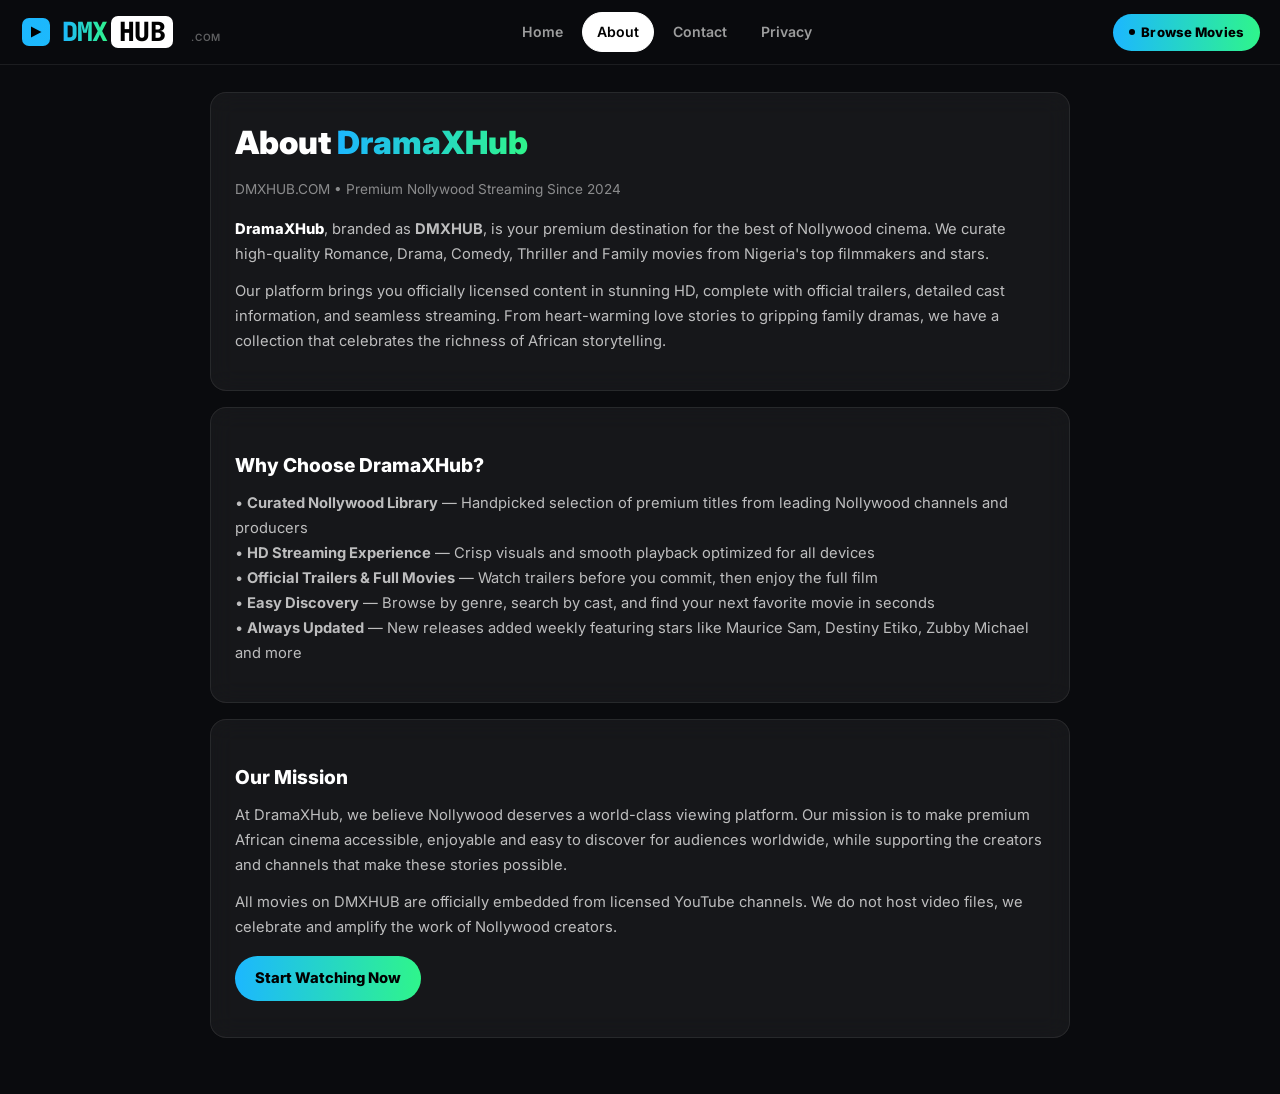
<file: about.html>
<!doctype html>
<html lang="en">
<head>
  <meta charset="UTF-8" />
  <meta name="viewport" content="width=device-width, initial-scale=1.0" />
  <title>About Us | DramaXHub - DMXHUB</title>
  <meta name="description" content="About DramaXHub (DMXHUB) - Your premium home for Nollywood movies. Learn about our mission to bring you the best in African cinema." />
  <link href="https://fonts.googleapis.com/css2?family=Inter:wght@400;500;600;700;800;900&family=JetBrains+Mono:wght@800&display=swap" rel="stylesheet">
  <link rel="stylesheet" href="./styles.css" />
  <style>
    .page-wrap{max-width:900px;margin:0 auto;padding:92px 20px 40px}
    .glass{background:rgba(255,255,255,0.05);border:1px solid rgba(255,255,255,0.08);border-radius:16px;padding:24px;margin-bottom:16px;backdrop-filter:blur(12px)}
    .glass h1{font-size:2rem;font-weight:900;margin-bottom:10px}
    .glass h2{font-size:1.2rem;font-weight:800;margin:18px 0 10px}
    .glass p{color:rgba(255,255,255,0.72);line-height:1.7;font-size:0.92rem;margin-bottom:12px}
    .glass a{color:#1cb7ff}
    label{display:block;font-size:0.8rem;color:rgba(255,255,255,0.6);margin:12px 0 6px;font-weight:600}
    input, textarea, select{width:100%;background:rgba(255,255,255,0.07);border:1px solid rgba(255,255,255,0.12);border-radius:10px;padding:12px 14px;color:#fff;outline:none;font-family:inherit;font-size:0.9rem}
    input:focus, textarea:focus, select:focus{border-color:rgba(28,183,255,0.4);background:rgba(255,255,255,0.1)}
    .btn-send{margin-top:16px;width:100%;background:linear-gradient(91deg,#1cb7ff,#2ff58b);color:#000;border:none;padding:12px;border-radius:999px;font-weight:800;cursor:pointer;transition:.15s}
    .btn-send:hover{transform:translateY(-1px)}
    @media(max-width:768px){.page-wrap{padding:80px 14px 30px}}
  </style>
</head>
<body>
<header class="mbx-header" id="mainHeader">
  <div class="mbx-header-inner">
    <a href="./index.html" class="mbx-logo">
      <span class="mbx-logo-icon"><svg width="28" height="28" viewBox="0 0 28 28" fill="none"><rect width="28" height="28" rx="7" fill="url(#g)"/><path d="M9 8.5L19.5 14L9 19.5V8.5Z" fill="black"/><defs><linearGradient id="g" x1="0" y1="0" x2="28" y2="28"><stop stop-color="#1cb7ff"/><stop offset="1" stop-color="#2ff58b"/></linearGradient></defs></svg></span>
      <span class="mbx-logo-text"><span class="logo-dmx">DMX</span><span class="logo-hub">HUB</span></span>
      <span class="logo-dotcom">.COM</span>
    </a>
    <nav class="mbx-nav">
      <a href="./index.html" class="nav-link">Home</a>
      <a href="./about.html" class="nav-link active">About</a>
      <a href="./contact.html" class="nav-link">Contact</a>
      <a href="./privacy.html" class="nav-link">Privacy</a>
    </nav>
    <div class="mbx-actions">
      <a href="./index.html" class="btn-premium"><span class="premium-dot"></span> Browse Movies</a>
      <button class="mbx-hamburger" id="hamburgerBtn" type="button"><span></span><span></span><span></span></button>
    </div>
  </div>
  <div class="mbx-drawer" id="mobileDrawer">
    <div class="drawer-inner">
      <a href="./index.html">🏠 Home</a>
      <a href="./about.html">ℹ️ About</a>
      <a href="./contact.html">✉️ Contact</a>
      <a href="./privacy.html">🔒 Privacy</a>
      <a href="./login.html">👤 Login</a>
    </div>
  </div>
</header>

<div class="page-wrap">
  <div class="glass">
    <h1>About <span style="background:linear-gradient(91deg,#1cb7ff,#2ff58b);-webkit-background-clip:text;-webkit-text-fill-color:transparent;background-clip:text;">DramaXHub</span></h1>
    <p style="color:rgba(255,255,255,0.5);font-size:0.85rem;margin-bottom:16px;">DMXHUB.COM • Premium Nollywood Streaming Since 2024</p>
    <p><span style="color:#fff;font-weight:800">DramaXHub</span>, branded as <b>DMXHUB</b>, is your premium destination for the best of Nollywood cinema. We curate high-quality Romance, Drama, Comedy, Thriller and Family movies from Nigeria's top filmmakers and stars.</p>
    <p>Our platform brings you officially licensed content in stunning HD, complete with official trailers, detailed cast information, and seamless streaming. From heart-warming love stories to gripping family dramas, we have a collection that celebrates the richness of African storytelling.</p>
  </div>
  <div class="glass">
    <h2>Why Choose DramaXHub?</h2>
    <p>• <b>Curated Nollywood Library</b> — Handpicked selection of premium titles from leading Nollywood channels and producers<br>
    • <b>HD Streaming Experience</b> — Crisp visuals and smooth playback optimized for all devices<br>
    • <b>Official Trailers & Full Movies</b> — Watch trailers before you commit, then enjoy the full film<br>
    • <b>Easy Discovery</b> — Browse by genre, search by cast, and find your next favorite movie in seconds<br>
    • <b>Always Updated</b> — New releases added weekly featuring stars like Maurice Sam, Destiny Etiko, Zubby Michael and more</p>
  </div>
  <div class="glass">
    <h2>Our Mission</h2>
    <p>At DramaXHub, we believe Nollywood deserves a world-class viewing platform. Our mission is to make premium African cinema accessible, enjoyable and easy to discover for audiences worldwide, while supporting the creators and channels that make these stories possible.</p>
    <p>All movies on DMXHUB are officially embedded from licensed YouTube channels. We do not host video files, we celebrate and amplify the work of Nollywood creators.</p>
    <p style="margin-top:16px"><a href="./index.html" style="background:linear-gradient(91deg,#1cb7ff,#2ff58b);color:#000;padding:10px 20px;border-radius:999px;font-weight:800;display:inline-block;text-decoration:none">Start Watching Now</a></p>
  </div>
</div>

<script>
const hb=document.getElementById('hamburgerBtn');const dr=document.getElementById('mobileDrawer');let o=false;
function td(){o=!o;dr.classList.toggle('open',o);hb.classList.toggle('open',o);document.body.style.overflow=o?'hidden':'';}
function cd(){o=false;dr.classList.remove('open');hb.classList.remove('open');document.body.style.overflow='';}
if(hb)hb.addEventListener('click',td);if(dr)dr.addEventListener('click',e=>{if(e.target===dr)cd();});
window.addEventListener('scroll',()=>{const h=document.getElementById('mainHeader'); if(window.scrollY>10) h.classList.add('scrolled'); else h.classList.remove('scrolled');});
</script>
</body>
</html>
</file>
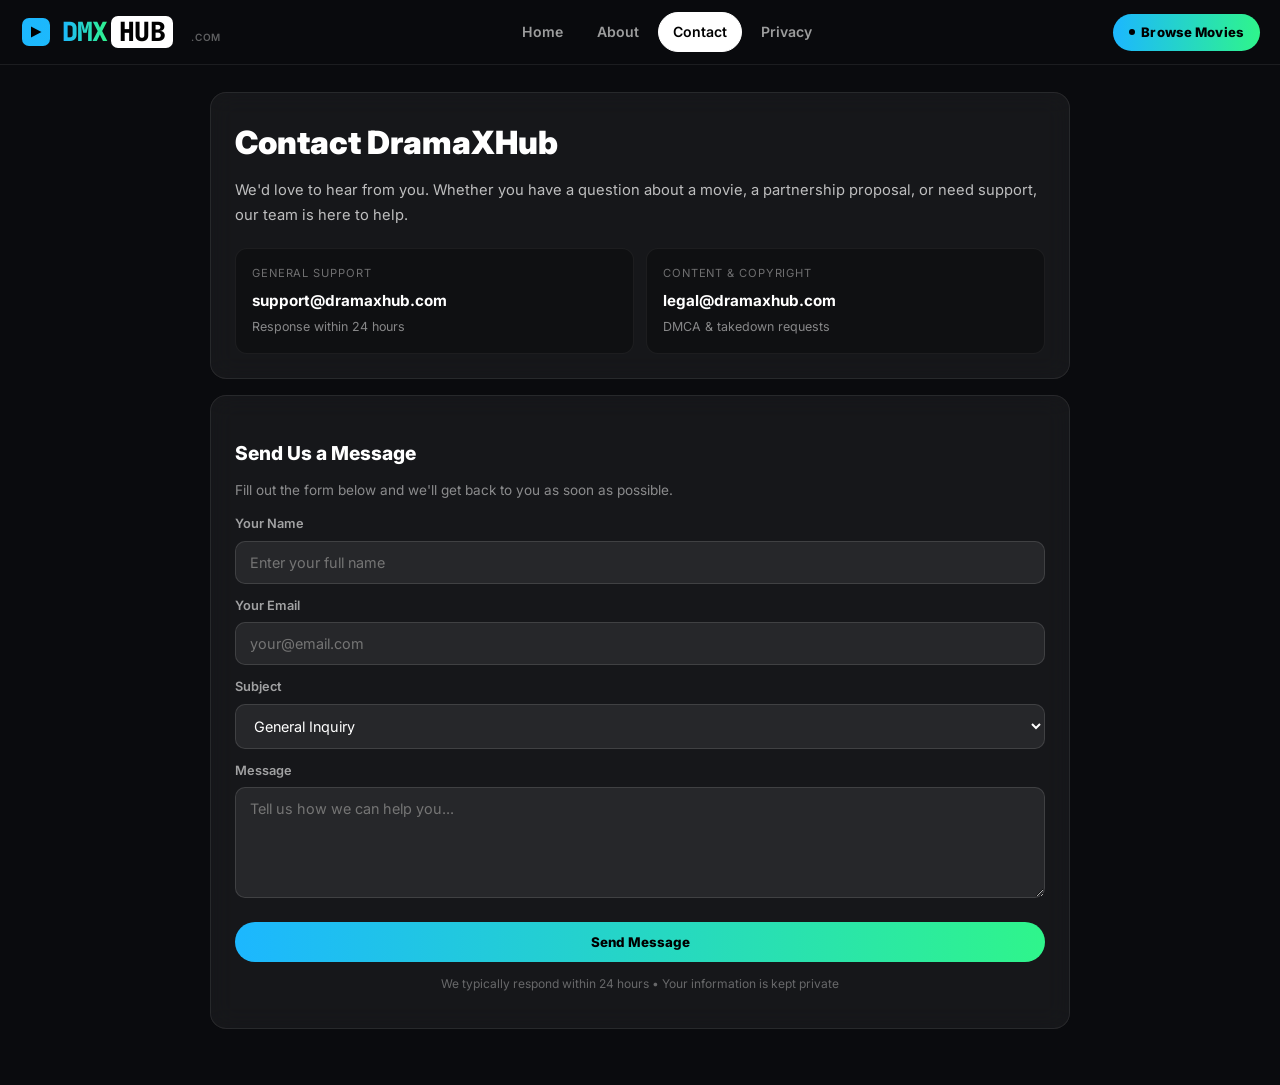
<file: contact.html>
<!doctype html>
<html lang="en">
<head>
  <meta charset="UTF-8" />
  <meta name="viewport" content="width=device-width, initial-scale=1.0" />
  <title>Contact Us | DramaXHub - DMXHUB</title>
  <meta name="description" content="Contact DramaXHub (DMXHUB) - Get in touch for support, partnerships, or content inquiries." />
  <link href="https://fonts.googleapis.com/css2?family=Inter:wght@400;500;600;700;800;900&family=JetBrains+Mono:wght@800&display=swap" rel="stylesheet">
  <link rel="stylesheet" href="./styles.css" />
  <style>
    .page-wrap{max-width:900px;margin:0 auto;padding:92px 20px 40px}
    .glass{background:rgba(255,255,255,0.05);border:1px solid rgba(255,255,255,0.08);border-radius:16px;padding:24px;margin-bottom:16px;backdrop-filter:blur(12px)}
    .glass h1{font-size:2rem;font-weight:900;margin-bottom:10px}
    .glass h2{font-size:1.2rem;font-weight:800;margin:18px 0 10px}
    .glass p{color:rgba(255,255,255,0.72);line-height:1.7;font-size:0.92rem;margin-bottom:10px}
    .glass a{color:#1cb7ff}
    label{display:block;font-size:0.8rem;color:rgba(255,255,255,0.6);margin:12px 0 6px;font-weight:600}
    input, textarea, select{width:100%;background:rgba(255,255,255,0.07);border:1px solid rgba(255,255,255,0.12);border-radius:10px;padding:12px 14px;color:#fff;outline:none;font-family:inherit;font-size:0.9rem}
    input:focus, textarea:focus, select:focus{border-color:rgba(28,183,255,0.4);background:rgba(255,255,255,0.1)}
    .btn-send{margin-top:16px;width:100%;background:linear-gradient(91deg,#1cb7ff,#2ff58b);color:#000;border:none;padding:12px;border-radius:999px;font-weight:800;cursor:pointer;transition:.15s}
    .btn-send:hover{transform:translateY(-1px)}
    @media(max-width:768px){.page-wrap{padding:80px 14px 30px}}
  </style>
</head>
<body>
<header class="mbx-header" id="mainHeader">
  <div class="mbx-header-inner">
    <a href="./index.html" class="mbx-logo">
      <span class="mbx-logo-icon"><svg width="28" height="28" viewBox="0 0 28 28" fill="none"><rect width="28" height="28" rx="7" fill="url(#g)"/><path d="M9 8.5L19.5 14L9 19.5V8.5Z" fill="black"/><defs><linearGradient id="g" x1="0" y1="0" x2="28" y2="28"><stop stop-color="#1cb7ff"/><stop offset="1" stop-color="#2ff58b"/></linearGradient></defs></svg></span>
      <span class="mbx-logo-text"><span class="logo-dmx">DMX</span><span class="logo-hub">HUB</span></span>
      <span class="logo-dotcom">.COM</span>
    </a>
    <nav class="mbx-nav">
      <a href="./index.html" class="nav-link">Home</a>
      <a href="./about.html" class="nav-link">About</a>
      <a href="./contact.html" class="nav-link active">Contact</a>
      <a href="./privacy.html" class="nav-link">Privacy</a>
    </nav>
    <div class="mbx-actions">
      <a href="./index.html" class="btn-premium"><span class="premium-dot"></span> Browse Movies</a>
      <button class="mbx-hamburger" id="hamburgerBtn" type="button"><span></span><span></span><span></span></button>
    </div>
  </div>
  <div class="mbx-drawer" id="mobileDrawer">
    <div class="drawer-inner">
      <a href="./index.html">🏠 Home</a>
      <a href="./about.html">ℹ️ About</a>
      <a href="./contact.html">✉️ Contact</a>
      <a href="./privacy.html">🔒 Privacy</a>
      <a href="./login.html">👤 Login</a>
    </div>
  </div>
</header>

<div class="page-wrap">
  <div class="glass">
    <h1>Contact DramaXHub</h1>
    <p>We'd love to hear from you. Whether you have a question about a movie, a partnership proposal, or need support, our team is here to help.</p>
    <div style="display:grid;grid-template-columns:1fr 1fr;gap:12px;margin-top:20px;">
      <div style="background:rgba(0,0,0,0.3);border-radius:12px;padding:16px;border:1px solid rgba(255,255,255,0.06)">
        <div style="font-size:0.7rem;color:rgba(255,255,255,0.4);text-transform:uppercase;letter-spacing:.08em;">General Support</div>
        <div style="font-weight:700;margin-top:6px;font-size:0.95rem">support@dramaxhub.com</div>
        <div style="font-size:0.78rem;color:rgba(255,255,255,0.5);margin-top:4px">Response within 24 hours</div>
      </div>
      <div style="background:rgba(0,0,0,0.3);border-radius:12px;padding:16px;border:1px solid rgba(255,255,255,0.06)">
        <div style="font-size:0.7rem;color:rgba(255,255,255,0.4);text-transform:uppercase;letter-spacing:.08em;">Content & Copyright</div>
        <div style="font-weight:700;margin-top:6px;font-size:0.95rem">legal@dramaxhub.com</div>
        <div style="font-size:0.78rem;color:rgba(255,255,255,0.5);margin-top:4px">DMCA & takedown requests</div>
      </div>
    </div>
  </div>
  <div class="glass">
    <h2>Send Us a Message</h2>
    <p style="font-size:0.85rem;color:rgba(255,255,255,0.5)">Fill out the form below and we'll get back to you as soon as possible.</p>
    <form onsubmit="event.preventDefault(); alert('Thank you! Your message has been received. Our team will respond within 24 hours.');">
      <label>Your Name</label><input type="text" placeholder="Enter your full name" required />
      <label>Your Email</label><input type="email" placeholder="your@email.com" required />
      <label>Subject</label>
      <select><option>General Inquiry</option><option>Movie Request</option><option>Report an Issue</option><option>Partnership Opportunity</option><option>Copyright Concern</option><option>Other</option></select>
      <label>Message</label><textarea rows="5" placeholder="Tell us how we can help you..." required></textarea>
      <button class="btn-send" type="submit">Send Message</button>
      <p style="text-align:center;font-size:0.75rem;color:rgba(255,255,255,0.35);margin-top:12px">We typically respond within 24 hours • Your information is kept private</p>
    </form>
  </div>
</div>

<script>
const hb=document.getElementById('hamburgerBtn');const dr=document.getElementById('mobileDrawer');let o=false;
function td(){o=!o;dr.classList.toggle('open',o);hb.classList.toggle('open',o);document.body.style.overflow=o?'hidden':'';}
function cd(){o=false;dr.classList.remove('open');hb.classList.remove('open');document.body.style.overflow='';}
if(hb)hb.addEventListener('click',td);if(dr)dr.addEventListener('click',e=>{if(e.target===dr)cd();});
window.addEventListener('scroll',()=>{const h=document.getElementById('mainHeader'); if(window.scrollY>10) h.classList.add('scrolled'); else h.classList.remove('scrolled');});
</script>
</body>
</html>
</file>
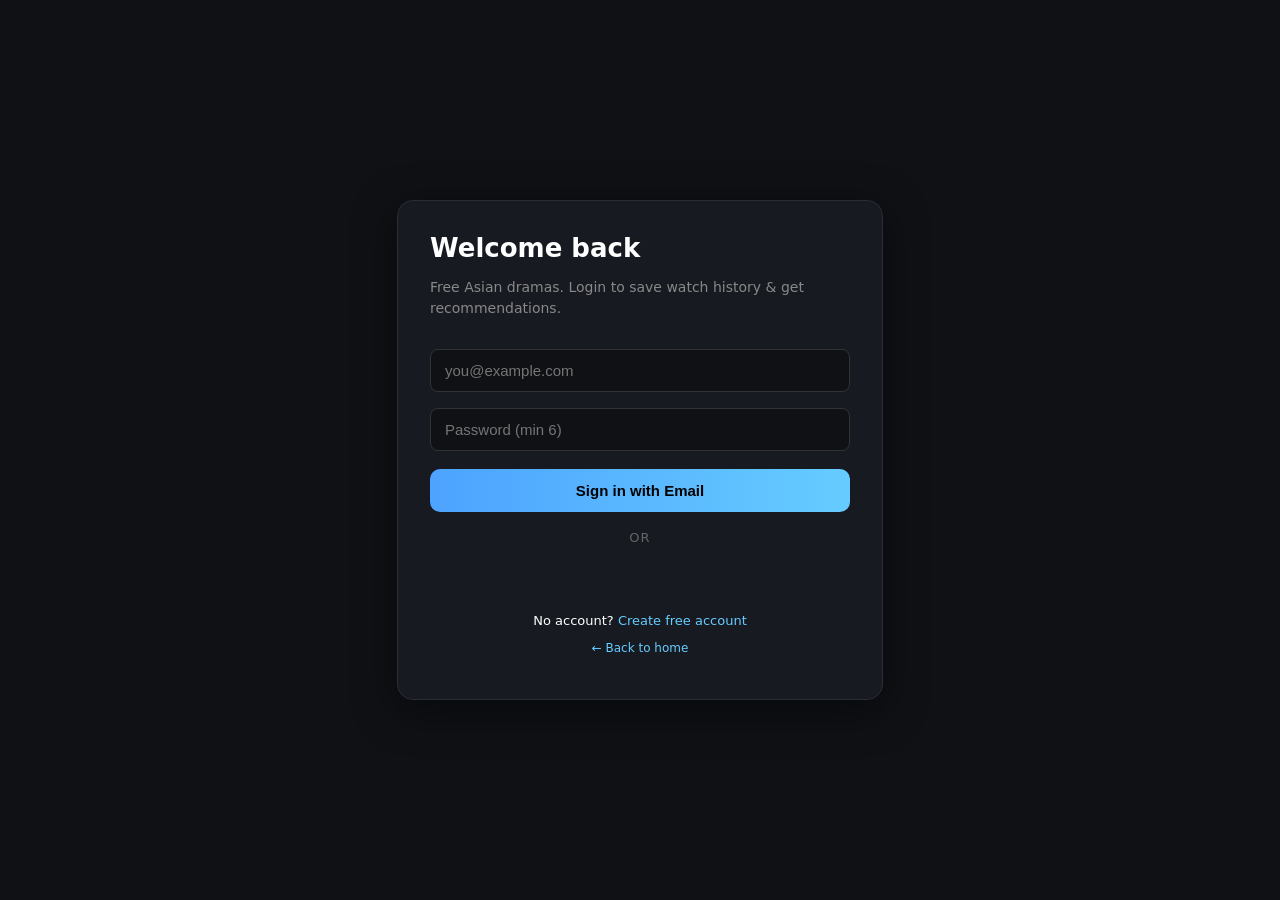
<file: login.html>
<!DOCTYPE html>
<html lang="en">
<head>
<meta charset="UTF-8">
<meta name="viewport" content="width=device-width, initial-scale=1.0">
<title>Login | DramaXHub</title>
<script src="https://accounts.google.com/gsi/client" async defer></script>
<style>
body{background:#0f1115;color:#fff;font-family:Inter,system-ui;display:flex;align-items:center;justify-content:center;min-height:100vh;margin:0}
.card{background:#171a21;border:1px solid #2a2d36;border-radius:16px;padding:32px;width:100%;max-width:420px;box-shadow:0 10px 40px rgba(0,0,0,.5)}
input{width:100%;padding:12px 14px;margin:8px 0;border-radius:8px;border:1px solid #333;background:#0f1115;color:#fff;box-sizing:border-box;font-size:15px}
.btn{width:100%;padding:13px;border-radius:10px;border:0;font-weight:700;cursor:pointer;margin-top:10px;font-size:15px}
.btn-primary{background:linear-gradient(90deg,#4da3ff,#6cf);color:#000}
.or{text-align:center;margin:18px 0;color:#666;font-size:13px;text-transform:uppercase;letter-spacing:1px}
h1{margin:0 0 8px 0;font-size:26px}
.sub{color:#888;font-size:14px;margin-bottom:22px;line-height:1.5}
a{color:#6cf;text-decoration:none}
#status{margin-top:14px;font-size:13px;min-height:18px}
.g_id_signin{width:100%;display:flex;justify-content:center}
</style>
</head>
<body>
<div class="card">
<h1>Welcome back</h1>
<p class="sub">Free Asian dramas. Login to save watch history & get recommendations.</p>

<input id="email" type="email" placeholder="you@example.com" autocomplete="email">
<input id="password" type="password" placeholder="Password (min 6)" autocomplete="current-password">
<button class="btn btn-primary" onclick="doLogin()">Sign in with Email</button>

<div class="or">or</div>

<!-- REAL GOOGLE CLIENT ID - FIXED -->
<div id="g_id_onload"
     data-client_id="249047944037-4kvhickl95p2fou38e8o6ioebamc96c1.apps.googleusercontent.com"
     data-context="signin"
     data-ux_mode="popup"
     data-callback="handleGoogle"
     data-auto_prompt="false">
</div>
<div class="g_id_signin"
     data-type="standard"
     data-shape="pill"
     data-theme="filled_black"
     data-text="continue_with"
     data-size="large"
     data-width="350">
</div>

<p id="status"></p>
<p style="font-size:13px;margin-top:18px;text-align:center">No account? <a href="/signup.html">Create free account</a></p>
<p style="font-size:12px;text-align:center;margin-top:10px"><a href="/">← Back to home</a></p>
</div>

<script>
const API = '';

async function doLogin(){
  const email = document.getElementById('email').value.trim();
  const password = document.getElementById('password').value;
  if(!email || !password) return setStatus('Enter email and password', true);
  setStatus('Signing in...');
  try{
    const r = await fetch('/api/auth/login', {
      method:'POST',
      headers:{'Content-Type':'application/json'},
      body: JSON.stringify({email, password}),
      credentials:'include'
    });
    const data = await r.json();
    if(!r.ok) throw new Error(data.error || 'Login failed');
    setStatus('Success! Redirecting...');
    location.href = '/';
  }catch(e){
    setStatus(e.message, true);
  }
}

async function handleGoogle(response){
  setStatus('Verifying Google login...');
  try{
    const r = await fetch('/api/auth/google', {
      method:'POST',
      headers:{'Content-Type':'application/json'},
      body: JSON.stringify({ credential: response.credential }),
      credentials:'include'
    });
    const data = await r.json();
    if(!r.ok) throw new Error(data.error || 'Google login failed');
    setStatus('Logged in as ' + (data.user.name || data.user.email) + '! Redirecting...');
    setTimeout(()=> location.href = '/', 700);
  }catch(e){
    console.error(e);
    setStatus('Google login failed: ' + e.message, true);
  }
}

function setStatus(msg, isError=false){
  const el = document.getElementById('status');
  el.style.color = isError ? '#ff6b6b' : '#7CFF9E';
  el.textContent = msg;
}
</script>
</body>
</html>
</file>
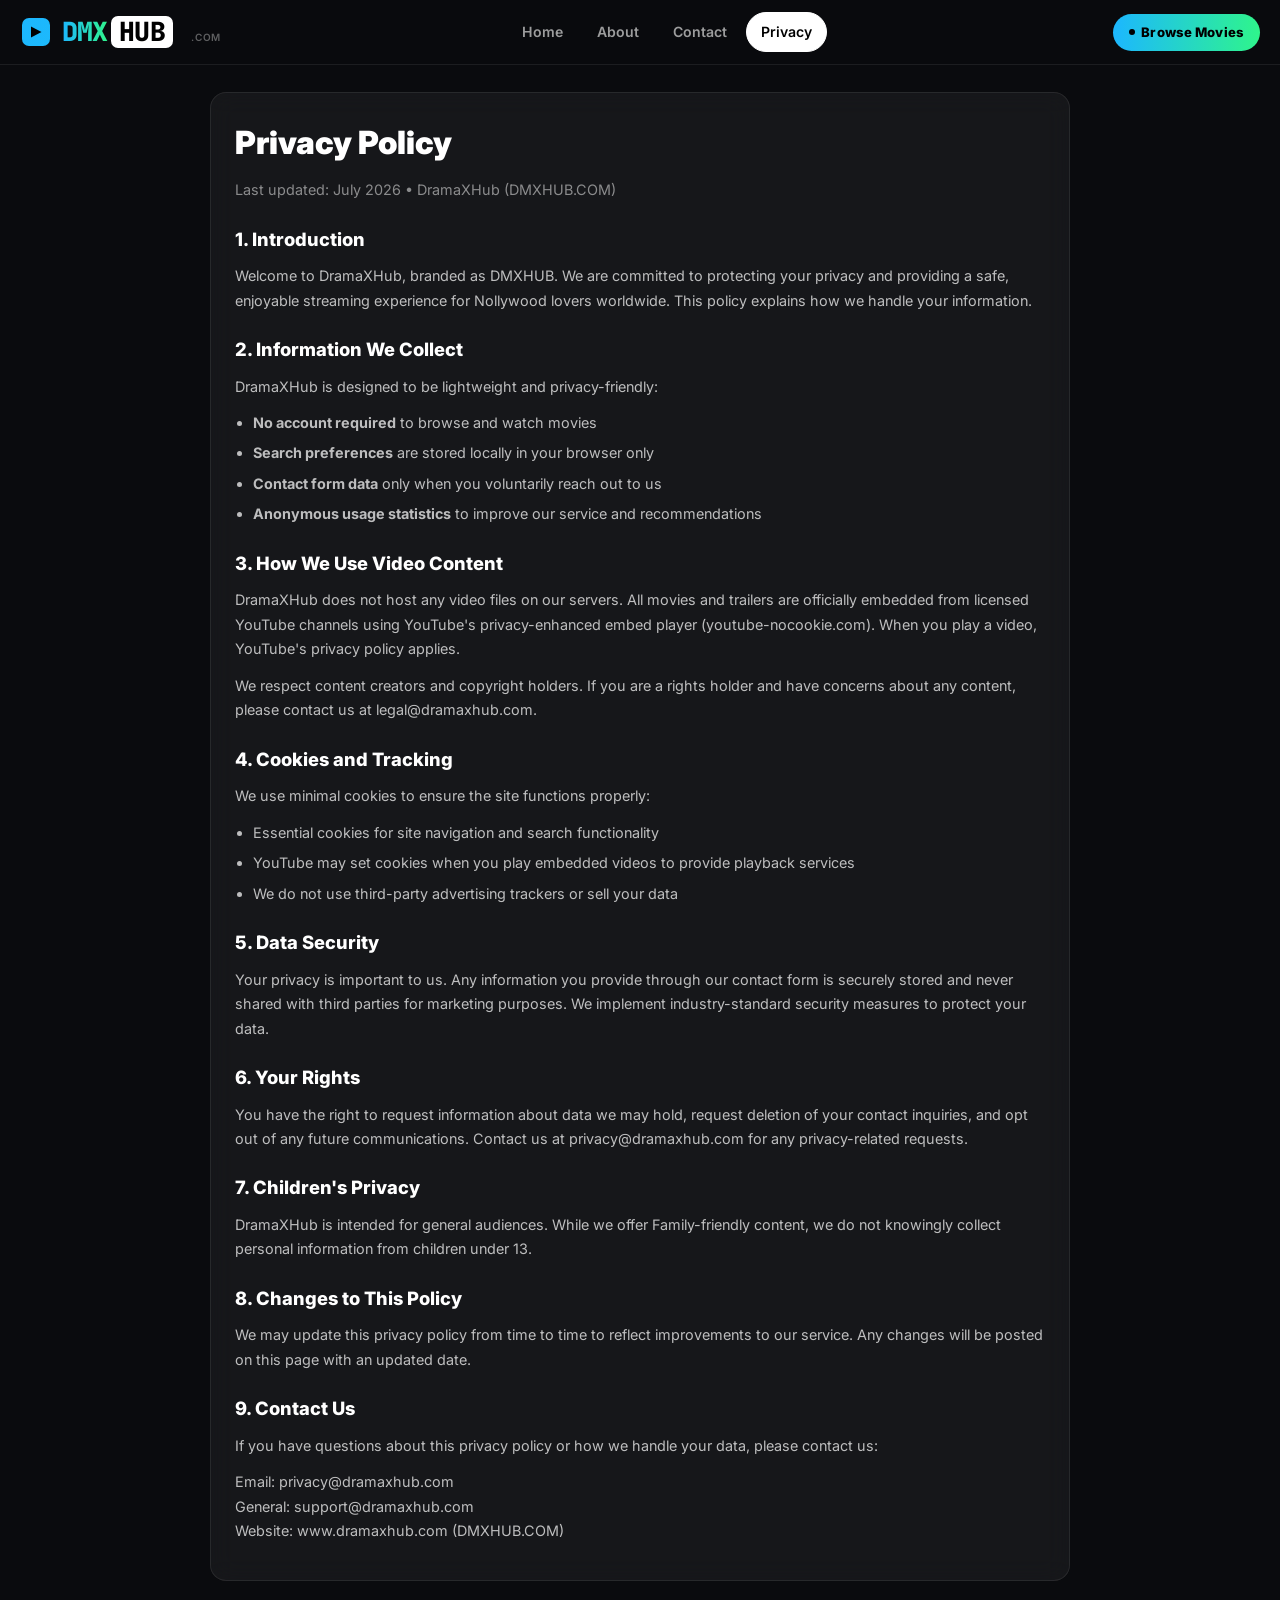
<file: privacy.html>
<!doctype html>
<html lang="en">
<head>
  <meta charset="UTF-8" />
  <meta name="viewport" content="width=device-width, initial-scale=1.0" />
  <title>Privacy Policy | DramaXHub - DMXHUB</title>
  <meta name="description" content="Privacy Policy for DramaXHub (DMXHUB) - Learn how we protect your data and respect your privacy." />
  <link href="https://fonts.googleapis.com/css2?family=Inter:wght@400;500;600;700;800;900&family=JetBrains+Mono:wght@800&display=swap" rel="stylesheet">
  <link rel="stylesheet" href="./styles.css" />
  <style>
    .page-wrap{max-width:900px;margin:0 auto;padding:92px 20px 40px}
    .glass{background:rgba(255,255,255,0.05);border:1px solid rgba(255,255,255,0.08);border-radius:16px;padding:24px;margin-bottom:16px;backdrop-filter:blur(12px)}
    .glass h1{font-size:2rem;font-weight:900;margin-bottom:10px}
    .glass h2{font-size:1.15rem;font-weight:800;margin:22px 0 10px;color:#fff}
    .glass p{color:rgba(255,255,255,0.72);line-height:1.7;font-size:0.9rem;margin-bottom:12px}
    .glass ul{margin:8px 0 16px 18px;color:rgba(255,255,255,0.72);font-size:0.9rem;line-height:1.7}
    .glass li{margin-bottom:6px}
    .glass a{color:#1cb7ff}
    @media(max-width:768px){.page-wrap{padding:80px 14px 30px}}
  </style>
</head>
<body>
<header class="mbx-header" id="mainHeader">
  <div class="mbx-header-inner">
    <a href="./index.html" class="mbx-logo">
      <span class="mbx-logo-icon"><svg width="28" height="28" viewBox="0 0 28 28" fill="none"><rect width="28" height="28" rx="7" fill="url(#g)"/><path d="M9 8.5L19.5 14L9 19.5V8.5Z" fill="black"/><defs><linearGradient id="g" x1="0" y1="0" x2="28" y2="28"><stop stop-color="#1cb7ff"/><stop offset="1" stop-color="#2ff58b"/></linearGradient></defs></svg></span>
      <span class="mbx-logo-text"><span class="logo-dmx">DMX</span><span class="logo-hub">HUB</span></span>
      <span class="logo-dotcom">.COM</span>
    </a>
    <nav class="mbx-nav">
      <a href="./index.html" class="nav-link">Home</a>
      <a href="./about.html" class="nav-link">About</a>
      <a href="./contact.html" class="nav-link">Contact</a>
      <a href="./privacy.html" class="nav-link active">Privacy</a>
    </nav>
    <div class="mbx-actions">
      <a href="./index.html" class="btn-premium"><span class="premium-dot"></span> Browse Movies</a>
      <button class="mbx-hamburger" id="hamburgerBtn" type="button"><span></span><span></span><span></span></button>
    </div>
  </div>
  <div class="mbx-drawer" id="mobileDrawer">
    <div class="drawer-inner">
      <a href="./index.html">🏠 Home</a>
      <a href="./about.html">ℹ️ About</a>
      <a href="./contact.html">✉️ Contact</a>
      <a href="./privacy.html">🔒 Privacy</a>
      <a href="./login.html">👤 Login</a>
    </div>
  </div>
</header>

<div class="page-wrap">
  <div class="glass">
    <h1>Privacy Policy</h1>
    <p style="color:rgba(255,255,255,0.5)">Last updated: July 2026 • DramaXHub (DMXHUB.COM)</p>
    
    <h2>1. Introduction</h2>
    <p>Welcome to DramaXHub, branded as DMXHUB. We are committed to protecting your privacy and providing a safe, enjoyable streaming experience for Nollywood lovers worldwide. This policy explains how we handle your information.</p>
    
    <h2>2. Information We Collect</h2>
    <p>DramaXHub is designed to be lightweight and privacy-friendly:</p>
    <ul>
      <li><b>No account required</b> to browse and watch movies</li>
      <li><b>Search preferences</b> are stored locally in your browser only</li>
      <li><b>Contact form data</b> only when you voluntarily reach out to us</li>
      <li><b>Anonymous usage statistics</b> to improve our service and recommendations</li>
    </ul>

    <h2>3. How We Use Video Content</h2>
    <p>DramaXHub does not host any video files on our servers. All movies and trailers are officially embedded from licensed YouTube channels using YouTube's privacy-enhanced embed player (youtube-nocookie.com). When you play a video, YouTube's privacy policy applies.</p>
    <p>We respect content creators and copyright holders. If you are a rights holder and have concerns about any content, please contact us at legal@dramaxhub.com.</p>

    <h2>4. Cookies and Tracking</h2>
    <p>We use minimal cookies to ensure the site functions properly:</p>
    <ul>
      <li>Essential cookies for site navigation and search functionality</li>
      <li>YouTube may set cookies when you play embedded videos to provide playback services</li>
      <li>We do not use third-party advertising trackers or sell your data</li>
    </ul>

    <h2>5. Data Security</h2>
    <p>Your privacy is important to us. Any information you provide through our contact form is securely stored and never shared with third parties for marketing purposes. We implement industry-standard security measures to protect your data.</p>

    <h2>6. Your Rights</h2>
    <p>You have the right to request information about data we may hold, request deletion of your contact inquiries, and opt out of any future communications. Contact us at privacy@dramaxhub.com for any privacy-related requests.</p>

    <h2>7. Children's Privacy</h2>
    <p>DramaXHub is intended for general audiences. While we offer Family-friendly content, we do not knowingly collect personal information from children under 13.</p>

    <h2>8. Changes to This Policy</h2>
    <p>We may update this privacy policy from time to time to reflect improvements to our service. Any changes will be posted on this page with an updated date.</p>

    <h2>9. Contact Us</h2>
    <p>If you have questions about this privacy policy or how we handle your data, please contact us:</p>
    <p>Email: privacy@dramaxhub.com<br>General: support@dramaxhub.com<br>Website: www.dramaxhub.com (DMXHUB.COM)</p>
  </div>
</div>

<script>
const hb=document.getElementById('hamburgerBtn');const dr=document.getElementById('mobileDrawer');let o=false;
function td(){o=!o;dr.classList.toggle('open',o);hb.classList.toggle('open',o);document.body.style.overflow=o?'hidden':'';}
function cd(){o=false;dr.classList.remove('open');hb.classList.remove('open');document.body.style.overflow='';}
if(hb)hb.addEventListener('click',td);if(dr)dr.addEventListener('click',e=>{if(e.target===dr)cd();});
window.addEventListener('scroll',()=>{const h=document.getElementById('mainHeader'); if(window.scrollY>10) h.classList.add('scrolled'); else h.classList.remove('scrolled');});
</script>
</body>
</html>
</file>
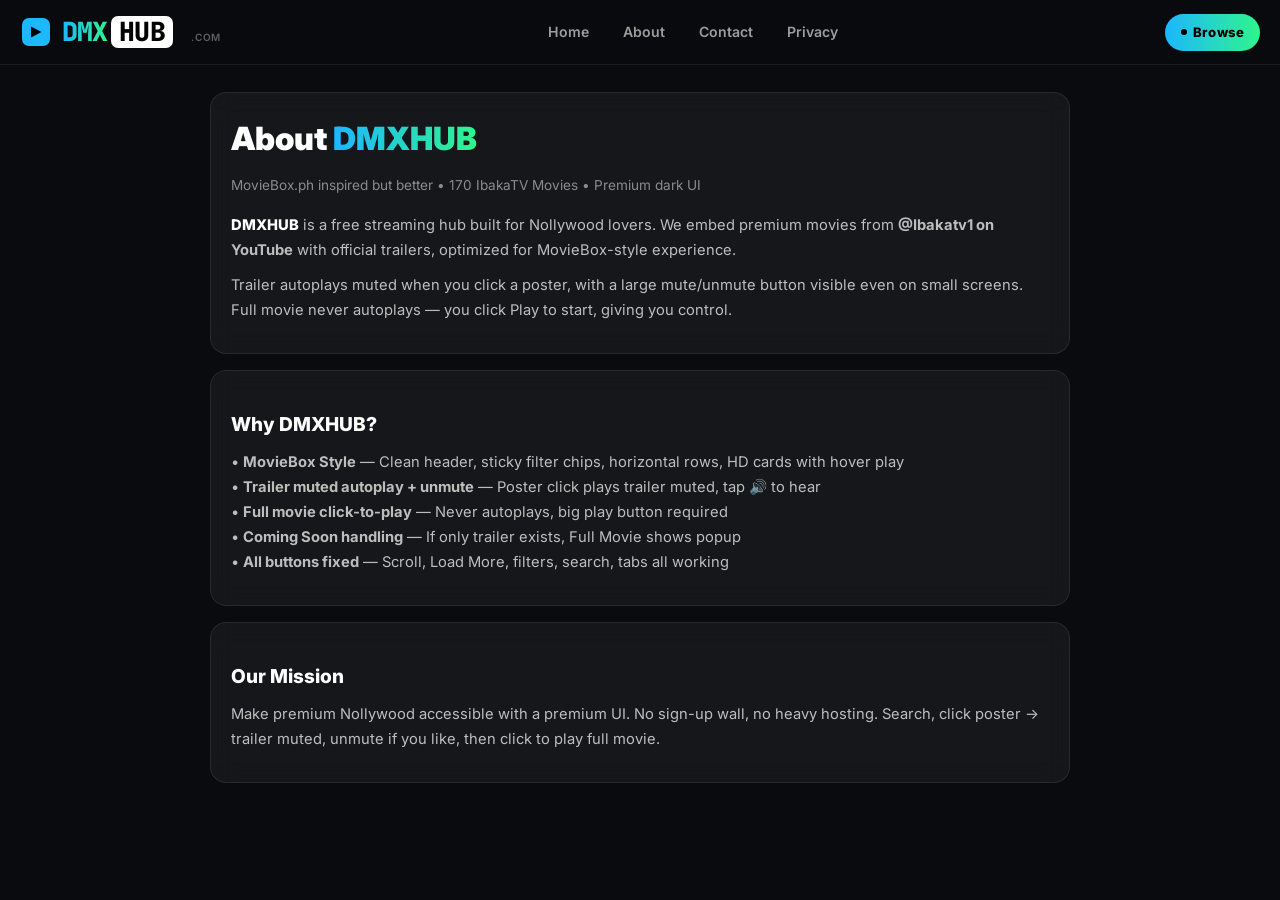
<file: public/about.html>
<!doctype html>
<html lang="en">
<head>
  <meta charset="UTF-8" />
  <meta name="viewport" content="width=device-width, initial-scale=1.0" />
  <title>About Us | DMXHUB</title>
  <meta name="description" content="About DMXHUB - MovieBox inspired Nollywood hub" />
  <link href="https://fonts.googleapis.com/css2?family=Inter:wght@400;500;600;700;800;900&family=JetBrains+Mono:wght@800&display=swap" rel="stylesheet">
  <link rel="stylesheet" href="./styles.css" />
  <style>
    .page-wrap{max-width:900px;margin:0 auto;padding:92px 20px 40px}
    .glass{background:rgba(255,255,255,0.05);border:1px solid rgba(255,255,255,0.08);border-radius:16px;padding:20px;margin-bottom:16px;backdrop-filter:blur(12px)}
    .glass h1{font-size:2rem;font-weight:900;margin-bottom:10px}
    .glass h2{font-size:1.2rem;font-weight:800;margin:18px 0 10px}
    .glass p{color:rgba(255,255,255,0.72);line-height:1.7;font-size:0.92rem;margin-bottom:10px}
    .glass a{color:#1cb7ff}
    label{display:block;font-size:0.8rem;color:rgba(255,255,255,0.6);margin:12px 0 6px;font-weight:600}
    input, textarea, select{width:100%;background:rgba(255,255,255,0.07);border:1px solid rgba(255,255,255,0.12);border-radius:10px;padding:12px 14px;color:#fff;outline:none;font-family:inherit;font-size:0.9rem}
    input:focus, textarea:focus, select:focus{border-color:rgba(28,183,255,0.4);background:rgba(255,255,255,0.1)}
    .btn-send{margin-top:16px;width:100%;background:linear-gradient(91deg,#1cb7ff,#2ff58b);color:#000;border:none;padding:12px;border-radius:999px;font-weight:800;cursor:pointer;transition:.15s}
    .btn-send:hover{transform:translateY(-1px)}
    @media(max-width:768px){.page-wrap{padding:80px 14px 30px}}
  </style>
</head>
<body>
<header class="mbx-header" id="mainHeader">
  <div class="mbx-header-inner">
    <a href="./index.html" class="mbx-logo">
      <span class="mbx-logo-icon"><svg width="28" height="28" viewBox="0 0 28 28" fill="none"><rect width="28" height="28" rx="7" fill="url(#g)"/><path d="M9 8.5L19.5 14L9 19.5V8.5Z" fill="black"/><defs><linearGradient id="g" x1="0" y1="0" x2="28" y2="28"><stop stop-color="#1cb7ff"/><stop offset="1" stop-color="#2ff58b"/></linearGradient></defs></svg></span>
      <span class="mbx-logo-text"><span class="logo-dmx">DMX</span><span class="logo-hub">HUB</span></span>
      <span class="logo-dotcom">.COM</span>
    </a>
    <nav class="mbx-nav">
      <a href="./index.html" class="nav-link">Home</a>
      <a href="./about.html" class="nav-link">About</a>
      <a href="./contact.html" class="nav-link">Contact</a>
      <a href="./privacy.html" class="nav-link">Privacy</a>
    </nav>
    <div class="mbx-actions">
      <a href="./index.html" class="btn-premium"><span class="premium-dot"></span> Browse</a>
      <button class="mbx-hamburger" id="hamburgerBtn" type="button"><span></span><span></span><span></span></button>
    </div>
  </div>
  <div class="mbx-drawer" id="mobileDrawer">
    <div class="drawer-inner">
      <a href="./index.html">🏠 Home</a>
      <a href="./about.html">ℹ️ About</a>
      <a href="./contact.html">✉️ Contact</a>
      <a href="./privacy.html">🔒 Privacy</a>
      <a href="./login.html">👤 Login</a>
    </div>
  </div>
</header>

<div class="page-wrap">
  <div class="glass">
    <h1>About <span style="background:linear-gradient(91deg,#1cb7ff,#2ff58b);-webkit-background-clip:text;-webkit-text-fill-color:transparent;background-clip:text;">DMXHUB</span></h1>
    <p style="color:rgba(255,255,255,0.5);font-size:0.85rem;margin-bottom:16px;">MovieBox.ph inspired but better • 170 IbakaTV Movies • Premium dark UI</p>
    <p><span style="color:#fff;font-weight:800">DMXHUB</span> is a free streaming hub built for Nollywood lovers. We embed premium movies from <b>@Ibakatv1 on YouTube</b> with official trailers, optimized for MovieBox-style experience.</p>
    <p>Trailer autoplays muted when you click a poster, with a large mute/unmute button visible even on small screens. Full movie never autoplays — you click Play to start, giving you control.</p>
  </div>
  <div class="glass">
    <h2>Why DMXHUB?</h2>
    <p>• <b>MovieBox Style</b> — Clean header, sticky filter chips, horizontal rows, HD cards with hover play<br>
    • <b>Trailer muted autoplay + unmute</b> — Poster click plays trailer muted, tap 🔊 to hear<br>
    • <b>Full movie click-to-play</b> — Never autoplays, big play button required<br>
    • <b>Coming Soon handling</b> — If only trailer exists, Full Movie shows popup<br>
    • <b>All buttons fixed</b> — Scroll, Load More, filters, search, tabs all working</p>
  </div>
  <div class="glass">
    <h2>Our Mission</h2>
    <p>Make premium Nollywood accessible with a premium UI. No sign-up wall, no heavy hosting. Search, click poster → trailer muted, unmute if you like, then click to play full movie.</p>
  </div>
</div>

<script>
const hb=document.getElementById('hamburgerBtn');const dr=document.getElementById('mobileDrawer');let o=false;
function td(){o=!o;dr.classList.toggle('open',o);hb.classList.toggle('open',o);document.body.style.overflow=o?'hidden':'';}
function cd(){o=false;dr.classList.remove('open');hb.classList.remove('open');document.body.style.overflow='';}
if(hb)hb.addEventListener('click',td);if(dr)dr.addEventListener('click',e=>{if(e.target===dr)cd();});
window.addEventListener('scroll',()=>{const h=document.getElementById('mainHeader'); if(window.scrollY>10) h.classList.add('scrolled'); else h.classList.remove('scrolled');});
</script>
</body>
</html>
</file>
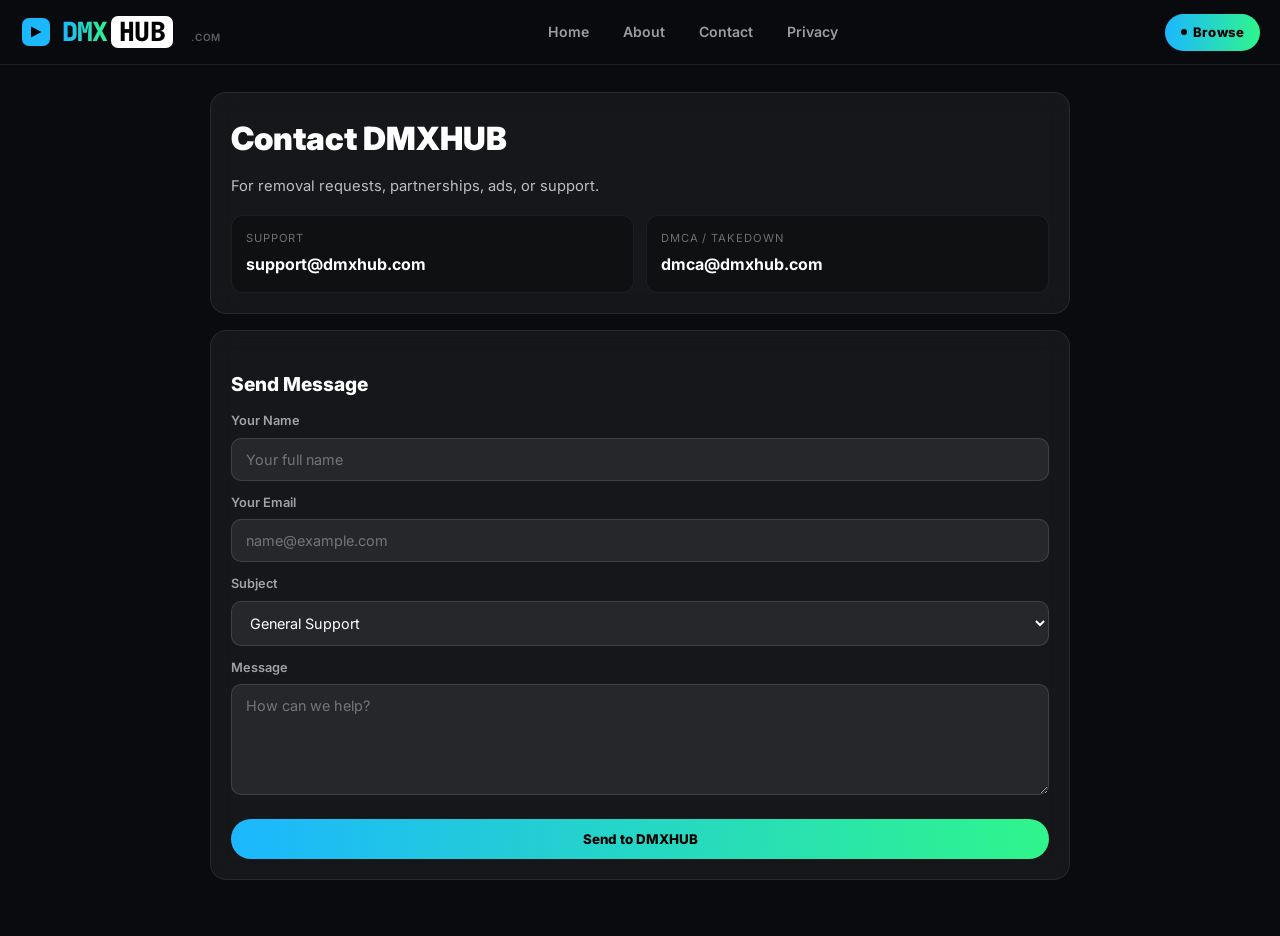
<file: public/contact.html>
<!doctype html>
<html lang="en">
<head>
  <meta charset="UTF-8" />
  <meta name="viewport" content="width=device-width, initial-scale=1.0" />
  <title>Contact Us | DMXHUB</title>
  <meta name="description" content="Contact DMXHUB - Support and DMCA" />
  <link href="https://fonts.googleapis.com/css2?family=Inter:wght@400;500;600;700;800;900&family=JetBrains+Mono:wght@800&display=swap" rel="stylesheet">
  <link rel="stylesheet" href="./styles.css" />
  <style>
    .page-wrap{max-width:900px;margin:0 auto;padding:92px 20px 40px}
    .glass{background:rgba(255,255,255,0.05);border:1px solid rgba(255,255,255,0.08);border-radius:16px;padding:20px;margin-bottom:16px;backdrop-filter:blur(12px)}
    .glass h1{font-size:2rem;font-weight:900;margin-bottom:10px}
    .glass h2{font-size:1.2rem;font-weight:800;margin:18px 0 10px}
    .glass p{color:rgba(255,255,255,0.72);line-height:1.7;font-size:0.92rem;margin-bottom:10px}
    .glass a{color:#1cb7ff}
    label{display:block;font-size:0.8rem;color:rgba(255,255,255,0.6);margin:12px 0 6px;font-weight:600}
    input, textarea, select{width:100%;background:rgba(255,255,255,0.07);border:1px solid rgba(255,255,255,0.12);border-radius:10px;padding:12px 14px;color:#fff;outline:none;font-family:inherit;font-size:0.9rem}
    input:focus, textarea:focus, select:focus{border-color:rgba(28,183,255,0.4);background:rgba(255,255,255,0.1)}
    .btn-send{margin-top:16px;width:100%;background:linear-gradient(91deg,#1cb7ff,#2ff58b);color:#000;border:none;padding:12px;border-radius:999px;font-weight:800;cursor:pointer;transition:.15s}
    .btn-send:hover{transform:translateY(-1px)}
    @media(max-width:768px){.page-wrap{padding:80px 14px 30px}}
  </style>
</head>
<body>
<header class="mbx-header" id="mainHeader">
  <div class="mbx-header-inner">
    <a href="./index.html" class="mbx-logo">
      <span class="mbx-logo-icon"><svg width="28" height="28" viewBox="0 0 28 28" fill="none"><rect width="28" height="28" rx="7" fill="url(#g)"/><path d="M9 8.5L19.5 14L9 19.5V8.5Z" fill="black"/><defs><linearGradient id="g" x1="0" y1="0" x2="28" y2="28"><stop stop-color="#1cb7ff"/><stop offset="1" stop-color="#2ff58b"/></linearGradient></defs></svg></span>
      <span class="mbx-logo-text"><span class="logo-dmx">DMX</span><span class="logo-hub">HUB</span></span>
      <span class="logo-dotcom">.COM</span>
    </a>
    <nav class="mbx-nav">
      <a href="./index.html" class="nav-link">Home</a>
      <a href="./about.html" class="nav-link">About</a>
      <a href="./contact.html" class="nav-link">Contact</a>
      <a href="./privacy.html" class="nav-link">Privacy</a>
    </nav>
    <div class="mbx-actions">
      <a href="./index.html" class="btn-premium"><span class="premium-dot"></span> Browse</a>
      <button class="mbx-hamburger" id="hamburgerBtn" type="button"><span></span><span></span><span></span></button>
    </div>
  </div>
  <div class="mbx-drawer" id="mobileDrawer">
    <div class="drawer-inner">
      <a href="./index.html">🏠 Home</a>
      <a href="./about.html">ℹ️ About</a>
      <a href="./contact.html">✉️ Contact</a>
      <a href="./privacy.html">🔒 Privacy</a>
      <a href="./login.html">👤 Login</a>
    </div>
  </div>
</header>

<div class="page-wrap">
  <div class="glass">
    <h1>Contact DMXHUB</h1>
    <p>For removal requests, partnerships, ads, or support.</p>
    <div style="display:grid;grid-template-columns:1fr 1fr;gap:12px;margin-top:16px;">
      <div style="background:rgba(0,0,0,0.3);border-radius:12px;padding:14px;border:1px solid rgba(255,255,255,0.06)">
        <div style="font-size:0.7rem;color:rgba(255,255,255,0.4);text-transform:uppercase;letter-spacing:.08em;">Support</div>
        <div style="font-weight:700;margin-top:4px;">support@dmxhub.com</div>
      </div>
      <div style="background:rgba(0,0,0,0.3);border-radius:12px;padding:14px;border:1px solid rgba(255,255,255,0.06)">
        <div style="font-size:0.7rem;color:rgba(255,255,255,0.4);text-transform:uppercase;letter-spacing:.08em;">DMCA / Takedown</div>
        <div style="font-weight:700;margin-top:4px;">dmca@dmxhub.com</div>
      </div>
    </div>
  </div>
  <div class="glass">
    <h2>Send Message</h2>
    <form onsubmit="event.preventDefault(); alert('Message sent! (Demo - connect to Formspree / EmailJS to receive)');">
      <label>Your Name</label><input type="text" placeholder="Your full name" required />
      <label>Your Email</label><input type="email" placeholder="name@example.com" required />
      <label>Subject</label>
      <select><option>General Support</option><option>Content Removal / DMCA</option><option>Partnership / Ads</option><option>Trailer Correction</option><option>Other</option></select>
      <label>Message</label><textarea rows="5" placeholder="How can we help?" required></textarea>
      <button class="btn-send" type="submit">Send to DMXHUB</button>
    </form>
  </div>
</div>

<script>
const hb=document.getElementById('hamburgerBtn');const dr=document.getElementById('mobileDrawer');let o=false;
function td(){o=!o;dr.classList.toggle('open',o);hb.classList.toggle('open',o);document.body.style.overflow=o?'hidden':'';}
function cd(){o=false;dr.classList.remove('open');hb.classList.remove('open');document.body.style.overflow='';}
if(hb)hb.addEventListener('click',td);if(dr)dr.addEventListener('click',e=>{if(e.target===dr)cd();});
window.addEventListener('scroll',()=>{const h=document.getElementById('mainHeader'); if(window.scrollY>10) h.classList.add('scrolled'); else h.classList.remove('scrolled');});
</script>
</body>
</html>
</file>
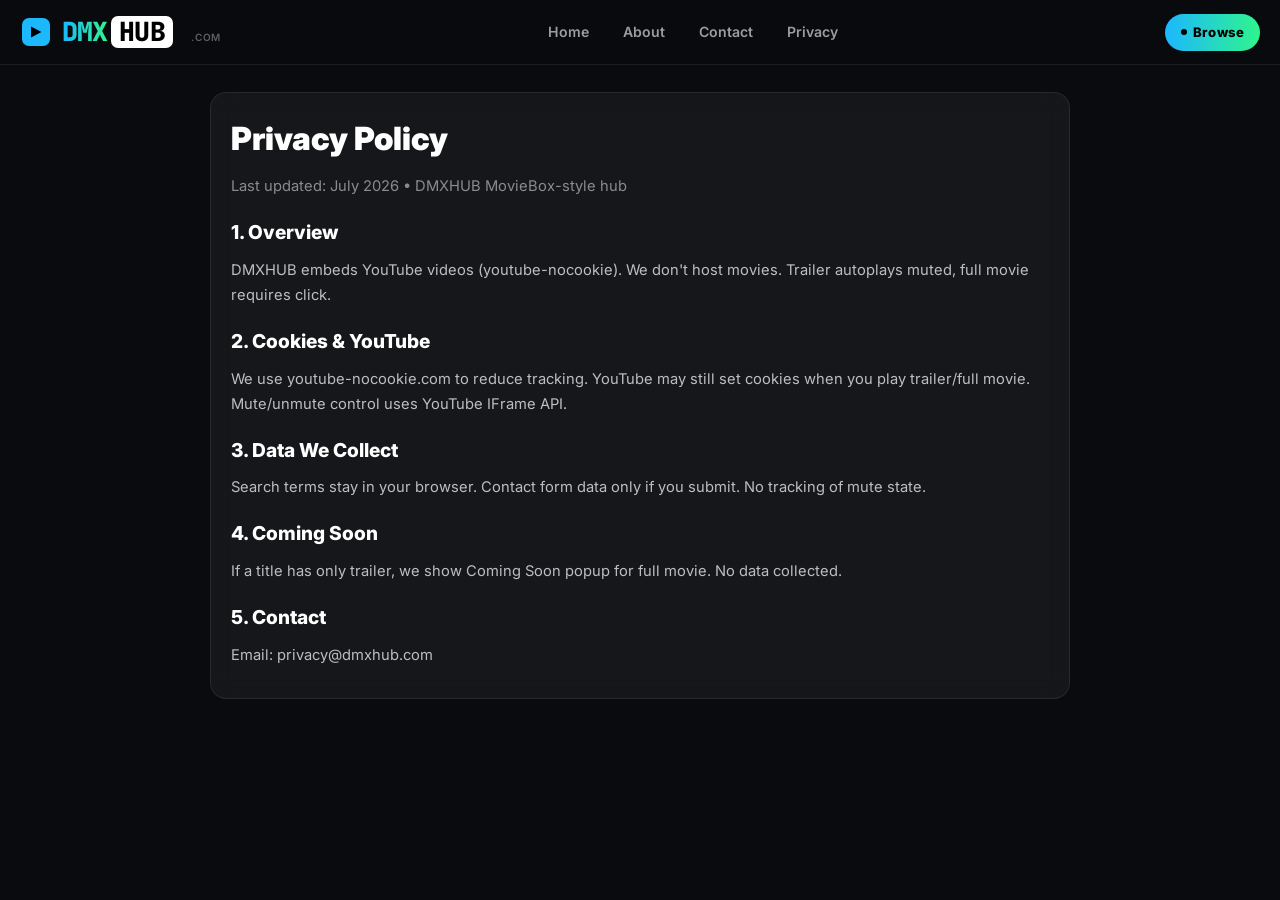
<file: public/privacy.html>
<!doctype html>
<html lang="en">
<head>
  <meta charset="UTF-8" />
  <meta name="viewport" content="width=device-width, initial-scale=1.0" />
  <title>Privacy Policy | DMXHUB</title>
  <meta name="description" content="Privacy Policy for DMXHUB" />
  <link href="https://fonts.googleapis.com/css2?family=Inter:wght@400;500;600;700;800;900&family=JetBrains+Mono:wght@800&display=swap" rel="stylesheet">
  <link rel="stylesheet" href="./styles.css" />
  <style>
    .page-wrap{max-width:900px;margin:0 auto;padding:92px 20px 40px}
    .glass{background:rgba(255,255,255,0.05);border:1px solid rgba(255,255,255,0.08);border-radius:16px;padding:20px;margin-bottom:16px;backdrop-filter:blur(12px)}
    .glass h1{font-size:2rem;font-weight:900;margin-bottom:10px}
    .glass h2{font-size:1.2rem;font-weight:800;margin:18px 0 10px}
    .glass p{color:rgba(255,255,255,0.72);line-height:1.7;font-size:0.92rem;margin-bottom:10px}
    .glass a{color:#1cb7ff}
    label{display:block;font-size:0.8rem;color:rgba(255,255,255,0.6);margin:12px 0 6px;font-weight:600}
    input, textarea, select{width:100%;background:rgba(255,255,255,0.07);border:1px solid rgba(255,255,255,0.12);border-radius:10px;padding:12px 14px;color:#fff;outline:none;font-family:inherit;font-size:0.9rem}
    input:focus, textarea:focus, select:focus{border-color:rgba(28,183,255,0.4);background:rgba(255,255,255,0.1)}
    .btn-send{margin-top:16px;width:100%;background:linear-gradient(91deg,#1cb7ff,#2ff58b);color:#000;border:none;padding:12px;border-radius:999px;font-weight:800;cursor:pointer;transition:.15s}
    .btn-send:hover{transform:translateY(-1px)}
    @media(max-width:768px){.page-wrap{padding:80px 14px 30px}}
  </style>
</head>
<body>
<header class="mbx-header" id="mainHeader">
  <div class="mbx-header-inner">
    <a href="./index.html" class="mbx-logo">
      <span class="mbx-logo-icon"><svg width="28" height="28" viewBox="0 0 28 28" fill="none"><rect width="28" height="28" rx="7" fill="url(#g)"/><path d="M9 8.5L19.5 14L9 19.5V8.5Z" fill="black"/><defs><linearGradient id="g" x1="0" y1="0" x2="28" y2="28"><stop stop-color="#1cb7ff"/><stop offset="1" stop-color="#2ff58b"/></linearGradient></defs></svg></span>
      <span class="mbx-logo-text"><span class="logo-dmx">DMX</span><span class="logo-hub">HUB</span></span>
      <span class="logo-dotcom">.COM</span>
    </a>
    <nav class="mbx-nav">
      <a href="./index.html" class="nav-link">Home</a>
      <a href="./about.html" class="nav-link">About</a>
      <a href="./contact.html" class="nav-link">Contact</a>
      <a href="./privacy.html" class="nav-link">Privacy</a>
    </nav>
    <div class="mbx-actions">
      <a href="./index.html" class="btn-premium"><span class="premium-dot"></span> Browse</a>
      <button class="mbx-hamburger" id="hamburgerBtn" type="button"><span></span><span></span><span></span></button>
    </div>
  </div>
  <div class="mbx-drawer" id="mobileDrawer">
    <div class="drawer-inner">
      <a href="./index.html">🏠 Home</a>
      <a href="./about.html">ℹ️ About</a>
      <a href="./contact.html">✉️ Contact</a>
      <a href="./privacy.html">🔒 Privacy</a>
      <a href="./login.html">👤 Login</a>
    </div>
  </div>
</header>

<div class="page-wrap">
  <div class="glass">
    <h1>Privacy Policy</h1>
    <p style="color:rgba(255,255,255,0.5)">Last updated: July 2026 • DMXHUB MovieBox-style hub</p>
    <h2>1. Overview</h2>
    <p>DMXHUB embeds YouTube videos (youtube-nocookie). We don't host movies. Trailer autoplays muted, full movie requires click.</p>
    <h2>2. Cookies & YouTube</h2>
    <p>We use youtube-nocookie.com to reduce tracking. YouTube may still set cookies when you play trailer/full movie. Mute/unmute control uses YouTube IFrame API.</p>
    <h2>3. Data We Collect</h2>
    <p>Search terms stay in your browser. Contact form data only if you submit. No tracking of mute state.</p>
    <h2>4. Coming Soon</h2>
    <p>If a title has only trailer, we show Coming Soon popup for full movie. No data collected.</p>
    <h2>5. Contact</h2>
    <p>Email: privacy@dmxhub.com</p>
  </div>
</div>

<script>
const hb=document.getElementById('hamburgerBtn');const dr=document.getElementById('mobileDrawer');let o=false;
function td(){o=!o;dr.classList.toggle('open',o);hb.classList.toggle('open',o);document.body.style.overflow=o?'hidden':'';}
function cd(){o=false;dr.classList.remove('open');hb.classList.remove('open');document.body.style.overflow='';}
if(hb)hb.addEventListener('click',td);if(dr)dr.addEventListener('click',e=>{if(e.target===dr)cd();});
window.addEventListener('scroll',()=>{const h=document.getElementById('mainHeader'); if(window.scrollY>10) h.classList.add('scrolled'); else h.classList.remove('scrolled');});
</script>
</body>
</html>
</file>
<file: styles.css>
/* DMXHUB - MovieBox.ph inspired but better - Rebuilt 2026 */
@import url('https://fonts.googleapis.com/css2?family=Inter:wght@400;500;600;700;800;900&display=swap');

:root{
  --bg:#0a0b0e;
  --bg2:#101114;
  --bg3:#181a1f;
  --card:#181a1f;
  --card-hover:#1e2128;
  --border:rgba(255,255,255,0.08);
  --border2:rgba(255,255,255,0.12);
  --text:#ffffff;
  --text2:rgba(255,255,255,0.6);
  --text3:rgba(255,255,255,0.35);
  --accent:#1cb7ff;
  --accent2:#2ff58b;
  --accent-grad:linear-gradient(91deg,#1cb7ff 0%, #2ff58b 100%);
  --header-h:64px;
  --radius:14px;
  --radius-sm:10px;
  --radius-pill:999px;
}

*{box-sizing:border-box;margin:0;padding:0}
html{scroll-behavior:smooth}
body{
  background:var(--bg);
  color:var(--text);
  font-family:Inter, Roboto, -apple-system, BlinkMacSystemFont, "Segoe UI", sans-serif;
  line-height:1.6;
  overflow-x:hidden;
  -webkit-font-smoothing:antialiased;
}
a{color:inherit;text-decoration:none}
button{font-family:inherit}
img{display:block;max-width:100%}

/* ===== HEADER - MovieBox inspired premium ===== */
.mbx-header{
  position:fixed;top:0;left:0;right:0;z-index:100;
  background:rgba(10,11,14,0.92);
  backdrop-filter:blur(20px) saturate(180%);
  -webkit-backdrop-filter:blur(20px) saturate(180%);
  border-bottom:1px solid var(--border);
  transition:all .2s ease;
}
.mbx-header.scrolled{
  background:rgba(10,11,14,0.98);
  box-shadow:0 4px 24px rgba(0,0,0,0.4);
  border-bottom-color:rgba(255,255,255,0.1);
}
.mbx-header-inner{
  max-width:1440px;margin:0 auto;
  height:var(--header-h);
  padding:0 20px;
  display:flex;align-items:center;justify-content:space-between;gap:20px;
}
.mbx-logo{
  display:flex;align-items:center;gap:10px;flex-shrink:0;
}
.mbx-logo-icon{width:32px;height:32px;flex-shrink:0;display:flex;align-items:center;justify-content:center}
.mbx-logo-text{
  font-family:'JetBrains Mono', monospace;
  font-weight:900;font-size:1.65rem;letter-spacing:-0.03em;display:flex;align-items:center;line-height:1;
}
.logo-dmx{
  background:var(--accent-grad);
  -webkit-background-clip:text;-webkit-text-fill-color:transparent;background-clip:text;
}
.logo-hub{
  background:#fff;color:#000;padding:3px 8px;border-radius:7px;margin-left:3px;font-weight:900;letter-spacing:-0.02em;
}
.logo-dotcom{
  font-size:10px;color:var(--text3);margin-left:8px;font-weight:600;letter-spacing:0.08em;align-self:flex-end;margin-bottom:3px;
}
.mbx-nav{
  display:flex;align-items:center;gap:4px;
}
.nav-link{
  padding:8px 14px;border-radius:var(--radius-pill);
  font-size:0.88rem;font-weight:600;color:var(--text2);
  transition:.15s;background:transparent;border:1px solid transparent;cursor:pointer;
}
.nav-link:hover, .nav-link.active{
  background:rgba(255,255,255,0.08);color:#fff;border-color:var(--border);
}
.nav-link.active{
  background:#fff;color:#000;border-color:#fff;
}
.mbx-actions{
  display:flex;align-items:center;gap:12px;flex-shrink:0;
}
.mbx-search-wrap{
  position:relative;display:flex;align-items:center;
  width:320px;height:40px;
  background:rgba(255,255,255,0.08);
  border:1px solid var(--border);
  border-radius:var(--radius-pill);
  padding:0 14px;
  transition:.2s;
}
.mbx-search-wrap:focus-within{
  background:rgba(255,255,255,0.12);
  border-color:rgba(28,183,255,0.35);
  box-shadow:0 0 0 3px rgba(28,183,255,0.12);
  width:360px;
}
.mbx-search-wrap.full{width:100%!important}
.search-icon{font-size:14px;opacity:.5;margin-right:8px;flex-shrink:0}
.mbx-search-input{
  flex:1;background:transparent;border:none;outline:none;color:#fff;
  font-size:0.88rem;width:100%;
}
.mbx-search-input::placeholder{color:rgba(255,255,255,0.35)}
.search-clear{
  width:22px;height:22px;border-radius:50%;background:rgba(255,255,255,0.12);border:none;color:#fff;
  display:none;align-items:center;justify-content:center;cursor:pointer;font-size:12px;flex-shrink:0;
}
.btn-premium{
  display:inline-flex;align-items:center;gap:6px;
  background:var(--accent-grad);color:#000;
  padding:8px 16px;border-radius:var(--radius-pill);
  font-weight:800;font-size:0.82rem;letter-spacing:0.01em;
  border:none;cursor:pointer;transition:.15s;white-space:nowrap;
}
.btn-premium:hover{transform:translateY(-1px);box-shadow:0 4px 16px rgba(47,245,139,0.25)}
.premium-dot{width:6px;height:6px;background:#000;border-radius:50%;animation:blink 1.5s infinite}
@keyframes blink{0%,100%{opacity:1}50%{opacity:.4}}
.mbx-hamburger{
  display:none;width:40px;height:40px;border-radius:var(--radius-sm);
  background:rgba(255,255,255,0.08);border:1px solid var(--border);
  flex-direction:column;align-items:center;justify-content:center;gap:5px;cursor:pointer;
}
.mbx-hamburger span{width:18px;height:2px;background:#fff;border-radius:2px;transition:.2s;display:block}
.mbx-hamburger.open span:nth-child(1){transform:rotate(45deg) translate(5px,5px)}
.mbx-hamburger.open span:nth-child(2){opacity:0}
.mbx-hamburger.open span:nth-child(3){transform:rotate(-45deg) translate(5px,-5px)}
.mbx-mobile-search{
  display:none;padding:0 14px 12px;background:transparent;
}
.mbx-drawer{
  position:fixed;inset:0;top:var(--header-h);background:rgba(0,0,0,0.5);
  backdrop-filter:blur(8px);z-index:99;opacity:0;pointer-events:none;transition:.25s;
}
.mbx-drawer.open{opacity:1;pointer-events:auto}
.mbx-drawer .drawer-inner{
  background:var(--bg2);border-top:1px solid var(--border);
  padding:16px;display:flex;flex-direction:column;gap:4px;
  transform:translateY(-10px);transition:.25s;
}
.mbx-drawer.open .drawer-inner{transform:translateY(0)}
.drawer-inner a{
  padding:14px 16px;border-radius:var(--radius-sm);
  background:rgba(255,255,255,0.04);border:1px solid var(--border);
  font-weight:600;font-size:0.92rem;
}
.drawer-inner a.drawer-premium{background:var(--accent-grad);color:#000;border-color:transparent;font-weight:800}

/* ===== FILTER BAR - keep praised properties but polished ===== */
.mbx-filter-sticky{
  position:sticky;top:var(--header-h);z-index:40;
  background:rgba(10,11,14,0.92);backdrop-filter:blur(16px);
  border-bottom:1px solid var(--border);
  padding:10px 0;
}
.filter-bar{
  max-width:1440px;margin:0 auto;padding:0 20px;
  display:flex;gap:8px;flex-wrap:nowrap;overflow-x:auto;scrollbar-width:none;
  -webkit-overflow-scrolling:touch;
}
.filter-bar::-webkit-scrollbar{display:none}
.filter-fade-right{
  position:absolute;right:0;top:0;bottom:0;width:60px;
  background:linear-gradient(90deg, transparent, var(--bg));pointer-events:none;display:none;
}
.chip{
  flex-shrink:0;
  padding:8px 16px;border-radius:var(--radius-pill);
  font-size:0.82rem;font-weight:700;letter-spacing:0.01em;
  cursor:pointer;border:1px solid var(--border);background:rgba(255,255,255,0.06);color:var(--text2);
  transition:all .15s ease;white-space:nowrap;
}
.chip:hover{background:rgba(255,255,255,0.1);color:#fff;border-color:var(--border2);transform:translateY(-1px)}
.chip.active{
  background:var(--accent-grad);color:#000;font-weight:800;border-color:transparent;
  box-shadow:0 2px 12px rgba(47,245,139,0.2);
}

/* ===== STATUS ===== */
.status-wrap{
  max-width:1440px;margin:0 auto;padding:12px 20px 8px;
  display:flex;justify-content:space-between;align-items:center;gap:12px;
}
.status{
  color:var(--text3);font-size:0.78rem;white-space:nowrap;overflow:hidden;text-overflow:ellipsis;
}
.status-actions{display:flex;align-items:center;gap:8px;font-size:0.75rem;color:var(--text3)}
.status-dot{width:6px;height:6px;background:var(--accent2);border-radius:50%;animation:blink 1.5s infinite}

/* ===== ROWS - keep praised genre properties ===== */
.rows-container{max-width:1440px;margin:0 auto;padding:10px 0 40px}
.genre-section{margin-bottom:32px}
.row-header{
  display:flex;justify-content:space-between;align-items:center;
  padding:0 20px;margin-bottom:14px;gap:12px;
}
.row-title-wrap{display:flex;align-items:center;gap:12px;flex:1;min-width:0}
.row-title{
  font-weight:800;font-size:1.25rem;letter-spacing:-0.02em;
  display:flex;align-items:center;gap:10px;white-space:nowrap;
}
.row-title-count{
  background:rgba(255,255,255,0.08);border:1px solid var(--border);
  padding:2px 8px;border-radius:var(--radius-pill);
  color:var(--text3);font-weight:600;font-size:0.78rem;
}
.row-line{height:1px;flex:1;background:linear-gradient(90deg, var(--border), transparent);margin-left:8px}
.row-actions{display:flex;gap:8px;align-items:center;flex-shrink:0}
.scroll-btn{
  width:36px;height:36px;border-radius:50%;
  border:1px solid var(--border);background:rgba(255,255,255,0.06);color:#fff;
  cursor:pointer;display:flex;align-items:center;justify-content:center;font-size:18px;
  transition:.15s;flex-shrink:0;
}
.scroll-btn:hover{background:rgba(255,255,255,0.12);border-color:var(--border2);transform:scale(1.05)}
.scroll-btn:active{transform:scale(0.96)}
.btn-more,.btn-load{
  background:rgba(255,255,255,0.08);border:1px solid var(--border);color:#fff;
  padding:8px 16px;border-radius:var(--radius-pill);cursor:pointer;font-weight:700;font-size:0.78rem;transition:.15s;white-space:nowrap;
}
.btn-more:hover,.btn-load:hover{background:rgba(255,255,255,0.14);border-color:var(--border2)}
.load-more-wrap{padding:16px 20px;text-align:center}
.row-end{font-size:0.78rem;color:var(--text3);padding:8px 14px;background:rgba(255,255,255,0.04);border-radius:var(--radius-pill);border:1px solid var(--border)}

.row-track{
  display:flex;gap:14px;overflow-x:auto;overflow-y:hidden;
  padding:4px 20px 18px;scroll-behavior:smooth;scrollbar-width:none;
  -webkit-overflow-scrolling:touch;
}
.row-track::-webkit-scrollbar{display:none}

/* ===== CARDS - keep praised but better ===== */
.mb-card{
  position:relative;background:var(--card);border:1px solid var(--border);
  border-radius:12px;overflow:hidden;cursor:pointer;transition:all .22s ease;
  min-width:172px;max-width:172px;flex:0 0 auto;
}
@media(min-width:768px){.mb-card{min-width:184px;max-width:184px}}
@media(min-width:1200px){.mb-card{min-width:192px;max-width:192px}}
.mb-card:hover{transform:translateY(-4px);border-color:rgba(28,183,255,0.28);background:var(--card-hover);box-shadow:0 12px 28px rgba(0,0,0,0.4), 0 0 0 1px rgba(28,183,255,0.1)}
.card-poster-wrap{position:relative;width:100%;aspect-ratio:2/3;overflow:hidden;background:#111}
.card-poster-wrap img{width:100%;height:100%;object-fit:cover;transition:transform .4s ease}
.mb-card:hover .card-poster-wrap img{transform:scale(1.06)}
.mb-badge{position:absolute;top:8px;padding:4px 7px;border-radius:6px;font-size:10px;font-weight:800;z-index:2;letter-spacing:0.02em;box-shadow:0 2px 8px rgba(0,0,0,0.3)}
.badge-hd{left:8px;background:var(--accent-grad);color:#000}
.badge-rating{right:8px;background:#ffd24d;color:#000}
.card-badge.badge-trailer{left:8px;top:32px;background:rgba(0,0,0,0.75);backdrop-filter:blur(6px);color:#fff;border:1px solid rgba(255,255,255,0.15);font-size:9px}
.card-hover-overlay{
  position:absolute;inset:0;background:linear-gradient(to top, rgba(0,0,0,0.85) 0%, rgba(0,0,0,0.2) 60%, transparent 100%);
  display:flex;flex-direction:column;align-items:center;justify-content:flex-end;
  padding:12px;opacity:0;transition:.22s;
}
.mb-card:hover .card-hover-overlay{opacity:1}
.play-circle{
  width:48px;height:48px;border-radius:50%;background:var(--accent-grad);
  display:flex;align-items:center;justify-content:center;color:#000;font-size:18px;font-weight:900;
  box-shadow:0 6px 20px rgba(28,183,255,0.35);transform:translateY(10px);transition:.22s;
}
.mb-card:hover .play-circle{transform:translateY(0)}
.hover-meta{margin-top:8px;font-size:0.7rem;font-weight:700;color:rgba(255,255,255,0.9);background:rgba(0,0,0,0.6);padding:4px 8px;border-radius:999px;backdrop-filter:blur(6px)}
.mb-card-info{padding:10px 12px}
.mb-card-title{
  font-weight:700;font-size:0.88rem;line-height:1.3;
  display:-webkit-box;-webkit-line-clamp:2;-webkit-box-orient:vertical;overflow:hidden;min-height:2.6em;
}
.mb-card-meta{margin-top:5px;font-size:0.72rem;color:var(--text3);display:flex;gap:6px;flex-wrap:wrap;align-items:center}

/* ===== FOOTER ===== */
.mbx-footer{border-top:1px solid var(--border);margin-top:40px;background:var(--bg2)}
.footer-inner{
  max-width:1440px;margin:0 auto;padding:24px 20px;
  display:flex;justify-content:space-between;align-items:flex-start;gap:20px;flex-wrap:wrap;
}
.footer-brand{font-size:0.8rem;color:var(--text3);line-height:1.6;max-width:600px}
.footer-brand .mbx-logo-text{font-size:1.2rem;margin-bottom:6px;display:flex}
.footer-links{display:flex;gap:16px;flex-wrap:wrap}
.footer-links a{color:var(--text2);font-size:0.85rem;font-weight:600;transition:.15s}
.footer-links a:hover{color:#fff}
.footer-copy{text-align:center;padding:14px 20px;color:var(--text3);font-size:0.72rem;border-top:1px solid var(--border);background:var(--bg)}

/* ===== MODAL - Coming Soon ===== */
.modal-overlay{
  position:fixed;inset:0;z-index:200;
  background:rgba(0,0,0,0.75);backdrop-filter:blur(12px);
  display:flex;align-items:center;justify-content:center;
  padding:20px;opacity:0;pointer-events:none;transition:.25s;
}
.modal-overlay.open{opacity:1;pointer-events:auto}
.modal-box{
  background:linear-gradient(180deg, #1a1d24 0%, #101114 100%);
  border:1px solid var(--border2);border-radius:20px;
  padding:28px 24px 22px;max-width:420px;width:100%;
  box-shadow:0 20px 60px rgba(0,0,0,0.6), 0 0 0 1px rgba(255,255,255,0.06) inset;
  transform:translateY(16px) scale(0.98);transition:.25s cubic-bezier(0.34,1.56,0.64,1);
  position:relative;text-align:center;
}
.modal-overlay.open .modal-box{transform:translateY(0) scale(1)}
.modal-close{
  position:absolute;top:12px;right:12px;width:32px;height:32px;border-radius:50%;
  background:rgba(255,255,255,0.08);border:1px solid var(--border);color:#fff;cursor:pointer;display:flex;align-items:center;justify-content:center;
}
.modal-icon{font-size:2.8rem;margin-bottom:12px}
.modal-box h3{font-size:1.35rem;font-weight:800;margin-bottom:8px}
.modal-box p{color:var(--text2);font-size:0.9rem;line-height:1.6;margin-bottom:18px}
.modal-actions{display:flex;gap:10px;justify-content:center;flex-wrap:wrap}
.btn-primary{
  background:var(--accent-grad);color:#000;border:none;padding:10px 20px;border-radius:var(--radius-pill);
  font-weight:800;font-size:0.85rem;cursor:pointer;transition:.15s;
}
.btn-primary:hover{transform:translateY(-1px);box-shadow:0 4px 16px rgba(47,245,139,0.25)}
.btn-secondary{
  background:rgba(255,255,255,0.08);border:1px solid var(--border);color:#fff;
  padding:10px 18px;border-radius:var(--radius-pill);font-weight:700;font-size:0.85rem;cursor:pointer;transition:.15s;
}
.btn-secondary:hover{background:rgba(255,255,255,0.12)}

/* ===== RESPONSIVE ===== */
@media(max-width:1024px){
  .mbx-nav{display:none}
  .mbx-search-wrap{width:260px}
  .mbx-search-wrap:focus-within{width:300px}
  .mbx-hamburger{display:flex}
}
@media(max-width:768px){
  .mbx-header-inner{padding:0 14px;height:58px}
  :root{--header-h:58px}
  .mbx-filter-sticky{top:58px}
  .mbx-search-wrap{display:none}
  .mbx-mobile-search{display:block}
  .mbx-search-wrap.full{display:flex;width:100%;height:42px}
  .row-header{padding:0 14px}
  .row-track{padding:4px 14px 16px;gap:12px}
  .status-wrap{padding:10px 14px 6px}
  .footer-inner{padding:20px 14px}
  .mb-card{min-width:156px;max-width:156px}
}
@media(max-width:480px){
  .mbx-logo-text{font-size:1.35rem}
  .logo-dotcom{display:none}
  .mb-card{min-width:142px;max-width:142px}
  .mb-card-title{font-size:0.82rem}
  .row-title{font-size:1.1rem}
}

/* ===== LEGACY SUPPORT ===== */
.header, .search-wrap, .filter-bar{all:unset}
</style>
</file>
<file: public/styles.css>
/* DMXHUB - MovieBox.ph inspired but better - Rebuilt 2026 */
@import url('https://fonts.googleapis.com/css2?family=Inter:wght@400;500;600;700;800;900&display=swap');

:root{
  --bg:#0a0b0e;
  --bg2:#101114;
  --bg3:#181a1f;
  --card:#181a1f;
  --card-hover:#1e2128;
  --border:rgba(255,255,255,0.08);
  --border2:rgba(255,255,255,0.12);
  --text:#ffffff;
  --text2:rgba(255,255,255,0.6);
  --text3:rgba(255,255,255,0.35);
  --accent:#1cb7ff;
  --accent2:#2ff58b;
  --accent-grad:linear-gradient(91deg,#1cb7ff 0%, #2ff58b 100%);
  --header-h:64px;
  --radius:14px;
  --radius-sm:10px;
  --radius-pill:999px;
}

*{box-sizing:border-box;margin:0;padding:0}
html{scroll-behavior:smooth}
body{
  background:var(--bg);
  color:var(--text);
  font-family:Inter, Roboto, -apple-system, BlinkMacSystemFont, "Segoe UI", sans-serif;
  line-height:1.6;
  overflow-x:hidden;
  -webkit-font-smoothing:antialiased;
}
a{color:inherit;text-decoration:none}
button{font-family:inherit}
img{display:block;max-width:100%}

/* ===== HEADER - MovieBox inspired premium ===== */
.mbx-header{
  position:fixed;top:0;left:0;right:0;z-index:100;
  background:rgba(10,11,14,0.92);
  backdrop-filter:blur(20px) saturate(180%);
  -webkit-backdrop-filter:blur(20px) saturate(180%);
  border-bottom:1px solid var(--border);
  transition:all .2s ease;
}
.mbx-header.scrolled{
  background:rgba(10,11,14,0.98);
  box-shadow:0 4px 24px rgba(0,0,0,0.4);
  border-bottom-color:rgba(255,255,255,0.1);
}
.mbx-header-inner{
  max-width:1440px;margin:0 auto;
  height:var(--header-h);
  padding:0 20px;
  display:flex;align-items:center;justify-content:space-between;gap:20px;
}
.mbx-logo{
  display:flex;align-items:center;gap:10px;flex-shrink:0;
}
.mbx-logo-icon{width:32px;height:32px;flex-shrink:0;display:flex;align-items:center;justify-content:center}
.mbx-logo-text{
  font-family:'JetBrains Mono', monospace;
  font-weight:900;font-size:1.65rem;letter-spacing:-0.03em;display:flex;align-items:center;line-height:1;
}
.logo-dmx{
  background:var(--accent-grad);
  -webkit-background-clip:text;-webkit-text-fill-color:transparent;background-clip:text;
}
.logo-hub{
  background:#fff;color:#000;padding:3px 8px;border-radius:7px;margin-left:3px;font-weight:900;letter-spacing:-0.02em;
}
.logo-dotcom{
  font-size:10px;color:var(--text3);margin-left:8px;font-weight:600;letter-spacing:0.08em;align-self:flex-end;margin-bottom:3px;
}
.mbx-nav{
  display:flex;align-items:center;gap:4px;
}
.nav-link{
  padding:8px 14px;border-radius:var(--radius-pill);
  font-size:0.88rem;font-weight:600;color:var(--text2);
  transition:.15s;background:transparent;border:1px solid transparent;cursor:pointer;
}
.nav-link:hover, .nav-link.active{
  background:rgba(255,255,255,0.08);color:#fff;border-color:var(--border);
}
.nav-link.active{
  background:#fff;color:#000;border-color:#fff;
}
.mbx-actions{
  display:flex;align-items:center;gap:12px;flex-shrink:0;
}
.mbx-search-wrap{
  position:relative;display:flex;align-items:center;
  width:320px;height:40px;
  background:rgba(255,255,255,0.08);
  border:1px solid var(--border);
  border-radius:var(--radius-pill);
  padding:0 14px;
  transition:.2s;
}
.mbx-search-wrap:focus-within{
  background:rgba(255,255,255,0.12);
  border-color:rgba(28,183,255,0.35);
  box-shadow:0 0 0 3px rgba(28,183,255,0.12);
  width:360px;
}
.mbx-search-wrap.full{width:100%!important}
.search-icon{font-size:14px;opacity:.5;margin-right:8px;flex-shrink:0}
.mbx-search-input{
  flex:1;background:transparent;border:none;outline:none;color:#fff;
  font-size:0.88rem;width:100%;
}
.mbx-search-input::placeholder{color:rgba(255,255,255,0.35)}
.search-clear{
  width:22px;height:22px;border-radius:50%;background:rgba(255,255,255,0.12);border:none;color:#fff;
  display:none;align-items:center;justify-content:center;cursor:pointer;font-size:12px;flex-shrink:0;
}
.btn-premium{
  display:inline-flex;align-items:center;gap:6px;
  background:var(--accent-grad);color:#000;
  padding:8px 16px;border-radius:var(--radius-pill);
  font-weight:800;font-size:0.82rem;letter-spacing:0.01em;
  border:none;cursor:pointer;transition:.15s;white-space:nowrap;
}
.btn-premium:hover{transform:translateY(-1px);box-shadow:0 4px 16px rgba(47,245,139,0.25)}
.premium-dot{width:6px;height:6px;background:#000;border-radius:50%;animation:blink 1.5s infinite}
@keyframes blink{0%,100%{opacity:1}50%{opacity:.4}}
.mbx-hamburger{
  display:none;width:40px;height:40px;border-radius:var(--radius-sm);
  background:rgba(255,255,255,0.08);border:1px solid var(--border);
  flex-direction:column;align-items:center;justify-content:center;gap:5px;cursor:pointer;
}
.mbx-hamburger span{width:18px;height:2px;background:#fff;border-radius:2px;transition:.2s;display:block}
.mbx-hamburger.open span:nth-child(1){transform:rotate(45deg) translate(5px,5px)}
.mbx-hamburger.open span:nth-child(2){opacity:0}
.mbx-hamburger.open span:nth-child(3){transform:rotate(-45deg) translate(5px,-5px)}
.mbx-mobile-search{
  display:none;padding:0 14px 12px;background:transparent;
}
.mbx-drawer{
  position:fixed;inset:0;top:var(--header-h);background:rgba(0,0,0,0.5);
  backdrop-filter:blur(8px);z-index:99;opacity:0;pointer-events:none;transition:.25s;
}
.mbx-drawer.open{opacity:1;pointer-events:auto}
.mbx-drawer .drawer-inner{
  background:var(--bg2);border-top:1px solid var(--border);
  padding:16px;display:flex;flex-direction:column;gap:4px;
  transform:translateY(-10px);transition:.25s;
}
.mbx-drawer.open .drawer-inner{transform:translateY(0)}
.drawer-inner a{
  padding:14px 16px;border-radius:var(--radius-sm);
  background:rgba(255,255,255,0.04);border:1px solid var(--border);
  font-weight:600;font-size:0.92rem;
}
.drawer-inner a.drawer-premium{background:var(--accent-grad);color:#000;border-color:transparent;font-weight:800}

/* ===== FILTER BAR - keep praised properties but polished ===== */
.mbx-filter-sticky{
  position:sticky;top:var(--header-h);z-index:40;
  background:rgba(10,11,14,0.92);backdrop-filter:blur(16px);
  border-bottom:1px solid var(--border);
  padding:10px 0;
}
.filter-bar{
  max-width:1440px;margin:0 auto;padding:0 20px;
  display:flex;gap:8px;flex-wrap:nowrap;overflow-x:auto;scrollbar-width:none;
  -webkit-overflow-scrolling:touch;
}
.filter-bar::-webkit-scrollbar{display:none}
.filter-fade-right{
  position:absolute;right:0;top:0;bottom:0;width:60px;
  background:linear-gradient(90deg, transparent, var(--bg));pointer-events:none;display:none;
}
.chip{
  flex-shrink:0;
  padding:8px 16px;border-radius:var(--radius-pill);
  font-size:0.82rem;font-weight:700;letter-spacing:0.01em;
  cursor:pointer;border:1px solid var(--border);background:rgba(255,255,255,0.06);color:var(--text2);
  transition:all .15s ease;white-space:nowrap;
}
.chip:hover{background:rgba(255,255,255,0.1);color:#fff;border-color:var(--border2);transform:translateY(-1px)}
.chip.active{
  background:var(--accent-grad);color:#000;font-weight:800;border-color:transparent;
  box-shadow:0 2px 12px rgba(47,245,139,0.2);
}

/* ===== STATUS ===== */
.status-wrap{
  max-width:1440px;margin:0 auto;padding:12px 20px 8px;
  display:flex;justify-content:space-between;align-items:center;gap:12px;
}
.status{
  color:var(--text3);font-size:0.78rem;white-space:nowrap;overflow:hidden;text-overflow:ellipsis;
}
.status-actions{display:flex;align-items:center;gap:8px;font-size:0.75rem;color:var(--text3)}
.status-dot{width:6px;height:6px;background:var(--accent2);border-radius:50%;animation:blink 1.5s infinite}

/* ===== ROWS - keep praised genre properties ===== */
.rows-container{max-width:1440px;margin:0 auto;padding:10px 0 40px}
.genre-section{margin-bottom:32px}
.row-header{
  display:flex;justify-content:space-between;align-items:center;
  padding:0 20px;margin-bottom:14px;gap:12px;
}
.row-title-wrap{display:flex;align-items:center;gap:12px;flex:1;min-width:0}
.row-title{
  font-weight:800;font-size:1.25rem;letter-spacing:-0.02em;
  display:flex;align-items:center;gap:10px;white-space:nowrap;
}
.row-title-count{
  background:rgba(255,255,255,0.08);border:1px solid var(--border);
  padding:2px 8px;border-radius:var(--radius-pill);
  color:var(--text3);font-weight:600;font-size:0.78rem;
}
.row-line{height:1px;flex:1;background:linear-gradient(90deg, var(--border), transparent);margin-left:8px}
.row-actions{display:flex;gap:8px;align-items:center;flex-shrink:0}
.scroll-btn{
  width:36px;height:36px;border-radius:50%;
  border:1px solid var(--border);background:rgba(255,255,255,0.06);color:#fff;
  cursor:pointer;display:flex;align-items:center;justify-content:center;font-size:18px;
  transition:.15s;flex-shrink:0;
}
.scroll-btn:hover{background:rgba(255,255,255,0.12);border-color:var(--border2);transform:scale(1.05)}
.scroll-btn:active{transform:scale(0.96)}
.btn-more,.btn-load{
  background:rgba(255,255,255,0.08);border:1px solid var(--border);color:#fff;
  padding:8px 16px;border-radius:var(--radius-pill);cursor:pointer;font-weight:700;font-size:0.78rem;transition:.15s;white-space:nowrap;
}
.btn-more:hover,.btn-load:hover{background:rgba(255,255,255,0.14);border-color:var(--border2)}
.load-more-wrap{padding:16px 20px;text-align:center}
.row-end{font-size:0.78rem;color:var(--text3);padding:8px 14px;background:rgba(255,255,255,0.04);border-radius:var(--radius-pill);border:1px solid var(--border)}

.row-track{
  display:flex;gap:14px;overflow-x:auto;overflow-y:hidden;
  padding:4px 20px 18px;scroll-behavior:smooth;scrollbar-width:none;
  -webkit-overflow-scrolling:touch;
}
.row-track::-webkit-scrollbar{display:none}

/* ===== CARDS - keep praised but better ===== */
.mb-card{
  position:relative;background:var(--card);border:1px solid var(--border);
  border-radius:12px;overflow:hidden;cursor:pointer;transition:all .22s ease;
  min-width:172px;max-width:172px;flex:0 0 auto;
}
@media(min-width:768px){.mb-card{min-width:184px;max-width:184px}}
@media(min-width:1200px){.mb-card{min-width:192px;max-width:192px}}
.mb-card:hover{transform:translateY(-4px);border-color:rgba(28,183,255,0.28);background:var(--card-hover);box-shadow:0 12px 28px rgba(0,0,0,0.4), 0 0 0 1px rgba(28,183,255,0.1)}
.card-poster-wrap{position:relative;width:100%;aspect-ratio:2/3;overflow:hidden;background:#111}
.card-poster-wrap img{width:100%;height:100%;object-fit:cover;transition:transform .4s ease}
.mb-card:hover .card-poster-wrap img{transform:scale(1.06)}
.mb-badge{position:absolute;top:8px;padding:4px 7px;border-radius:6px;font-size:10px;font-weight:800;z-index:2;letter-spacing:0.02em;box-shadow:0 2px 8px rgba(0,0,0,0.3)}
.badge-hd{left:8px;background:var(--accent-grad);color:#000}
.badge-rating{right:8px;background:#ffd24d;color:#000}
.card-badge.badge-trailer{left:8px;top:32px;background:rgba(0,0,0,0.75);backdrop-filter:blur(6px);color:#fff;border:1px solid rgba(255,255,255,0.15);font-size:9px}
.card-hover-overlay{
  position:absolute;inset:0;background:linear-gradient(to top, rgba(0,0,0,0.85) 0%, rgba(0,0,0,0.2) 60%, transparent 100%);
  display:flex;flex-direction:column;align-items:center;justify-content:flex-end;
  padding:12px;opacity:0;transition:.22s;
}
.mb-card:hover .card-hover-overlay{opacity:1}
.play-circle{
  width:48px;height:48px;border-radius:50%;background:var(--accent-grad);
  display:flex;align-items:center;justify-content:center;color:#000;font-size:18px;font-weight:900;
  box-shadow:0 6px 20px rgba(28,183,255,0.35);transform:translateY(10px);transition:.22s;
}
.mb-card:hover .play-circle{transform:translateY(0)}
.hover-meta{margin-top:8px;font-size:0.7rem;font-weight:700;color:rgba(255,255,255,0.9);background:rgba(0,0,0,0.6);padding:4px 8px;border-radius:999px;backdrop-filter:blur(6px)}
.mb-card-info{padding:10px 12px}
.mb-card-title{
  font-weight:700;font-size:0.88rem;line-height:1.3;
  display:-webkit-box;-webkit-line-clamp:2;-webkit-box-orient:vertical;overflow:hidden;min-height:2.6em;
}
.mb-card-meta{margin-top:5px;font-size:0.72rem;color:var(--text3);display:flex;gap:6px;flex-wrap:wrap;align-items:center}

/* ===== FOOTER ===== */
.mbx-footer{border-top:1px solid var(--border);margin-top:40px;background:var(--bg2)}
.footer-inner{
  max-width:1440px;margin:0 auto;padding:24px 20px;
  display:flex;justify-content:space-between;align-items:flex-start;gap:20px;flex-wrap:wrap;
}
.footer-brand{font-size:0.8rem;color:var(--text3);line-height:1.6;max-width:600px}
.footer-brand .mbx-logo-text{font-size:1.2rem;margin-bottom:6px;display:flex}
.footer-links{display:flex;gap:16px;flex-wrap:wrap}
.footer-links a{color:var(--text2);font-size:0.85rem;font-weight:600;transition:.15s}
.footer-links a:hover{color:#fff}
.footer-copy{text-align:center;padding:14px 20px;color:var(--text3);font-size:0.72rem;border-top:1px solid var(--border);background:var(--bg)}

/* ===== MODAL - Coming Soon ===== */
.modal-overlay{
  position:fixed;inset:0;z-index:200;
  background:rgba(0,0,0,0.75);backdrop-filter:blur(12px);
  display:flex;align-items:center;justify-content:center;
  padding:20px;opacity:0;pointer-events:none;transition:.25s;
}
.modal-overlay.open{opacity:1;pointer-events:auto}
.modal-box{
  background:linear-gradient(180deg, #1a1d24 0%, #101114 100%);
  border:1px solid var(--border2);border-radius:20px;
  padding:28px 24px 22px;max-width:420px;width:100%;
  box-shadow:0 20px 60px rgba(0,0,0,0.6), 0 0 0 1px rgba(255,255,255,0.06) inset;
  transform:translateY(16px) scale(0.98);transition:.25s cubic-bezier(0.34,1.56,0.64,1);
  position:relative;text-align:center;
}
.modal-overlay.open .modal-box{transform:translateY(0) scale(1)}
.modal-close{
  position:absolute;top:12px;right:12px;width:32px;height:32px;border-radius:50%;
  background:rgba(255,255,255,0.08);border:1px solid var(--border);color:#fff;cursor:pointer;display:flex;align-items:center;justify-content:center;
}
.modal-icon{font-size:2.8rem;margin-bottom:12px}
.modal-box h3{font-size:1.35rem;font-weight:800;margin-bottom:8px}
.modal-box p{color:var(--text2);font-size:0.9rem;line-height:1.6;margin-bottom:18px}
.modal-actions{display:flex;gap:10px;justify-content:center;flex-wrap:wrap}
.btn-primary{
  background:var(--accent-grad);color:#000;border:none;padding:10px 20px;border-radius:var(--radius-pill);
  font-weight:800;font-size:0.85rem;cursor:pointer;transition:.15s;
}
.btn-primary:hover{transform:translateY(-1px);box-shadow:0 4px 16px rgba(47,245,139,0.25)}
.btn-secondary{
  background:rgba(255,255,255,0.08);border:1px solid var(--border);color:#fff;
  padding:10px 18px;border-radius:var(--radius-pill);font-weight:700;font-size:0.85rem;cursor:pointer;transition:.15s;
}
.btn-secondary:hover{background:rgba(255,255,255,0.12)}

/* ===== RESPONSIVE ===== */
@media(max-width:1024px){
  .mbx-nav{display:none}
  .mbx-search-wrap{width:260px}
  .mbx-search-wrap:focus-within{width:300px}
  .mbx-hamburger{display:flex}
}
@media(max-width:768px){
  .mbx-header-inner{padding:0 14px;height:58px}
  :root{--header-h:58px}
  .mbx-filter-sticky{top:58px}
  .mbx-search-wrap{display:none}
  .mbx-mobile-search{display:block}
  .mbx-search-wrap.full{display:flex;width:100%;height:42px}
  .row-header{padding:0 14px}
  .row-track{padding:4px 14px 16px;gap:12px}
  .status-wrap{padding:10px 14px 6px}
  .footer-inner{padding:20px 14px}
  .mb-card{min-width:156px;max-width:156px}
}
@media(max-width:480px){
  .mbx-logo-text{font-size:1.35rem}
  .logo-dotcom{display:none}
  .mb-card{min-width:142px;max-width:142px}
  .mb-card-title{font-size:0.82rem}
  .row-title{font-size:1.1rem}
}

/* ===== LEGACY SUPPORT ===== */
.header, .search-wrap, .filter-bar{all:unset}
</style>
</file>
